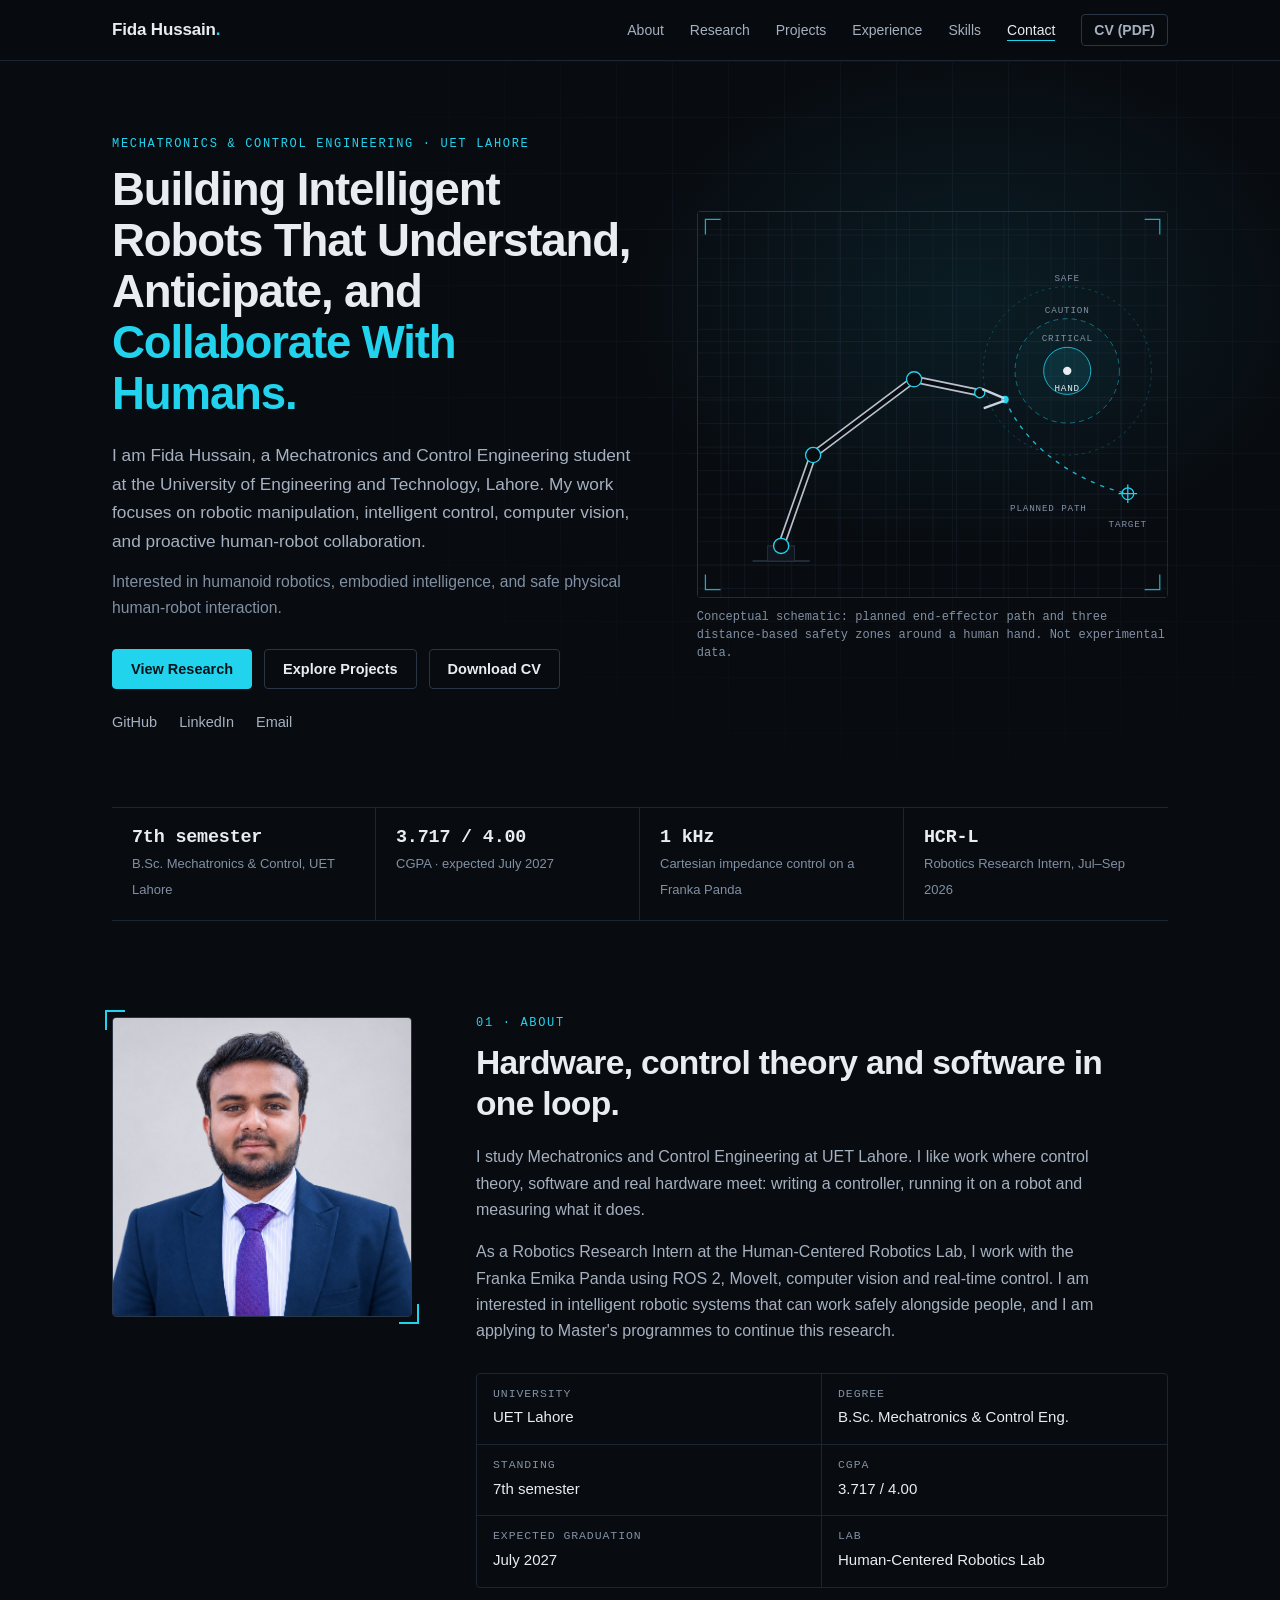
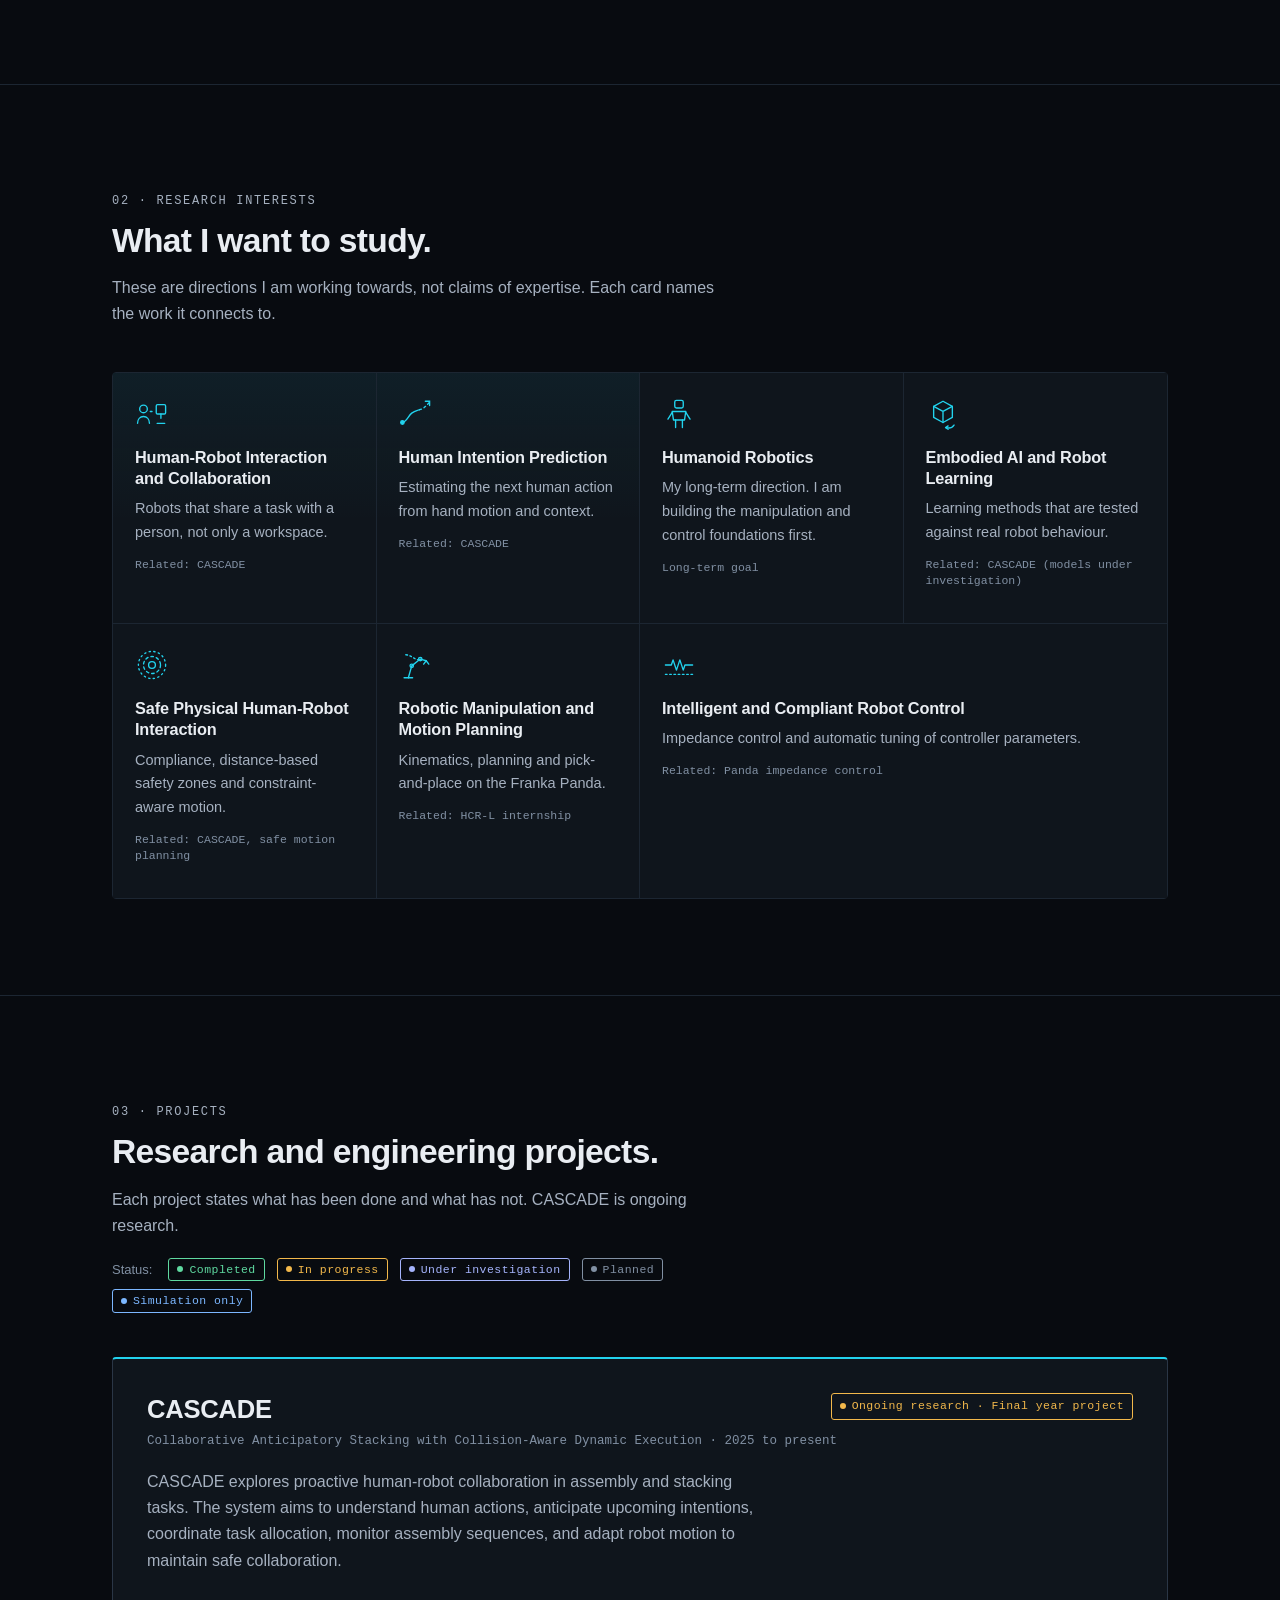
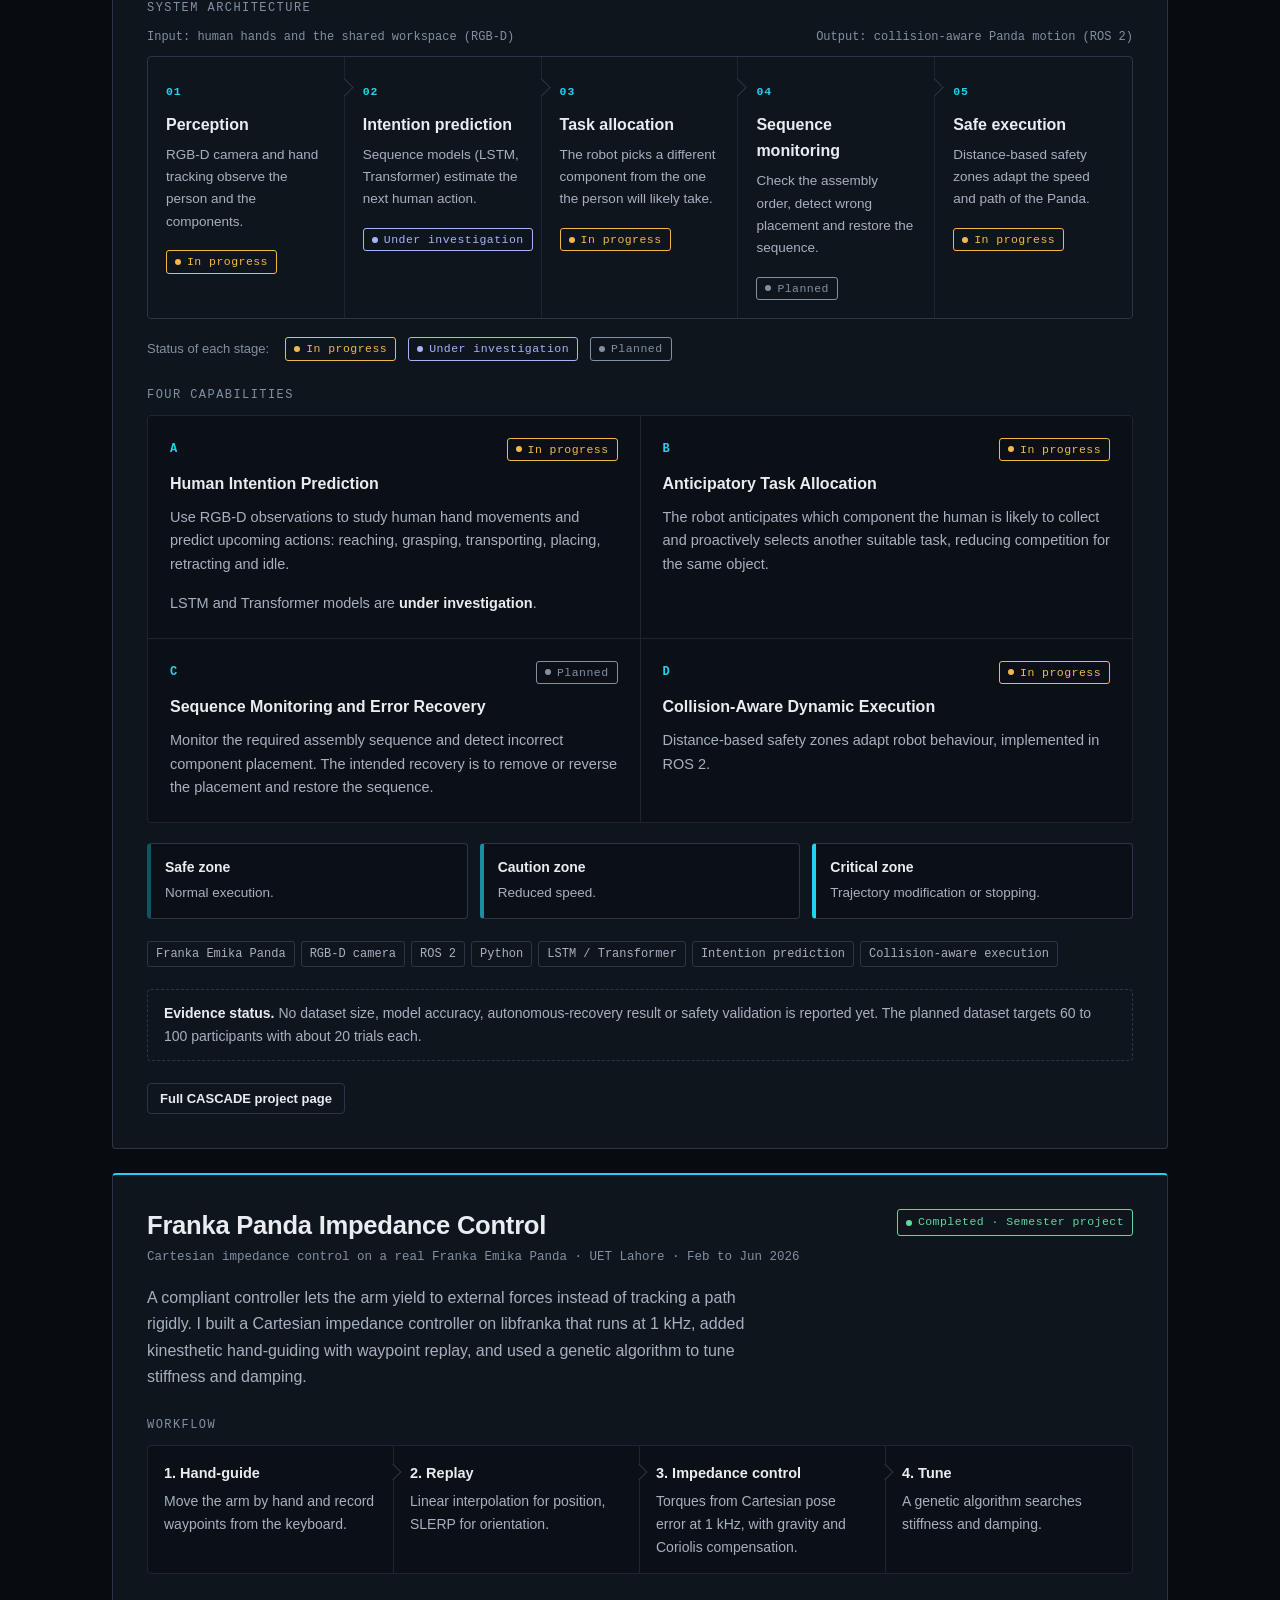
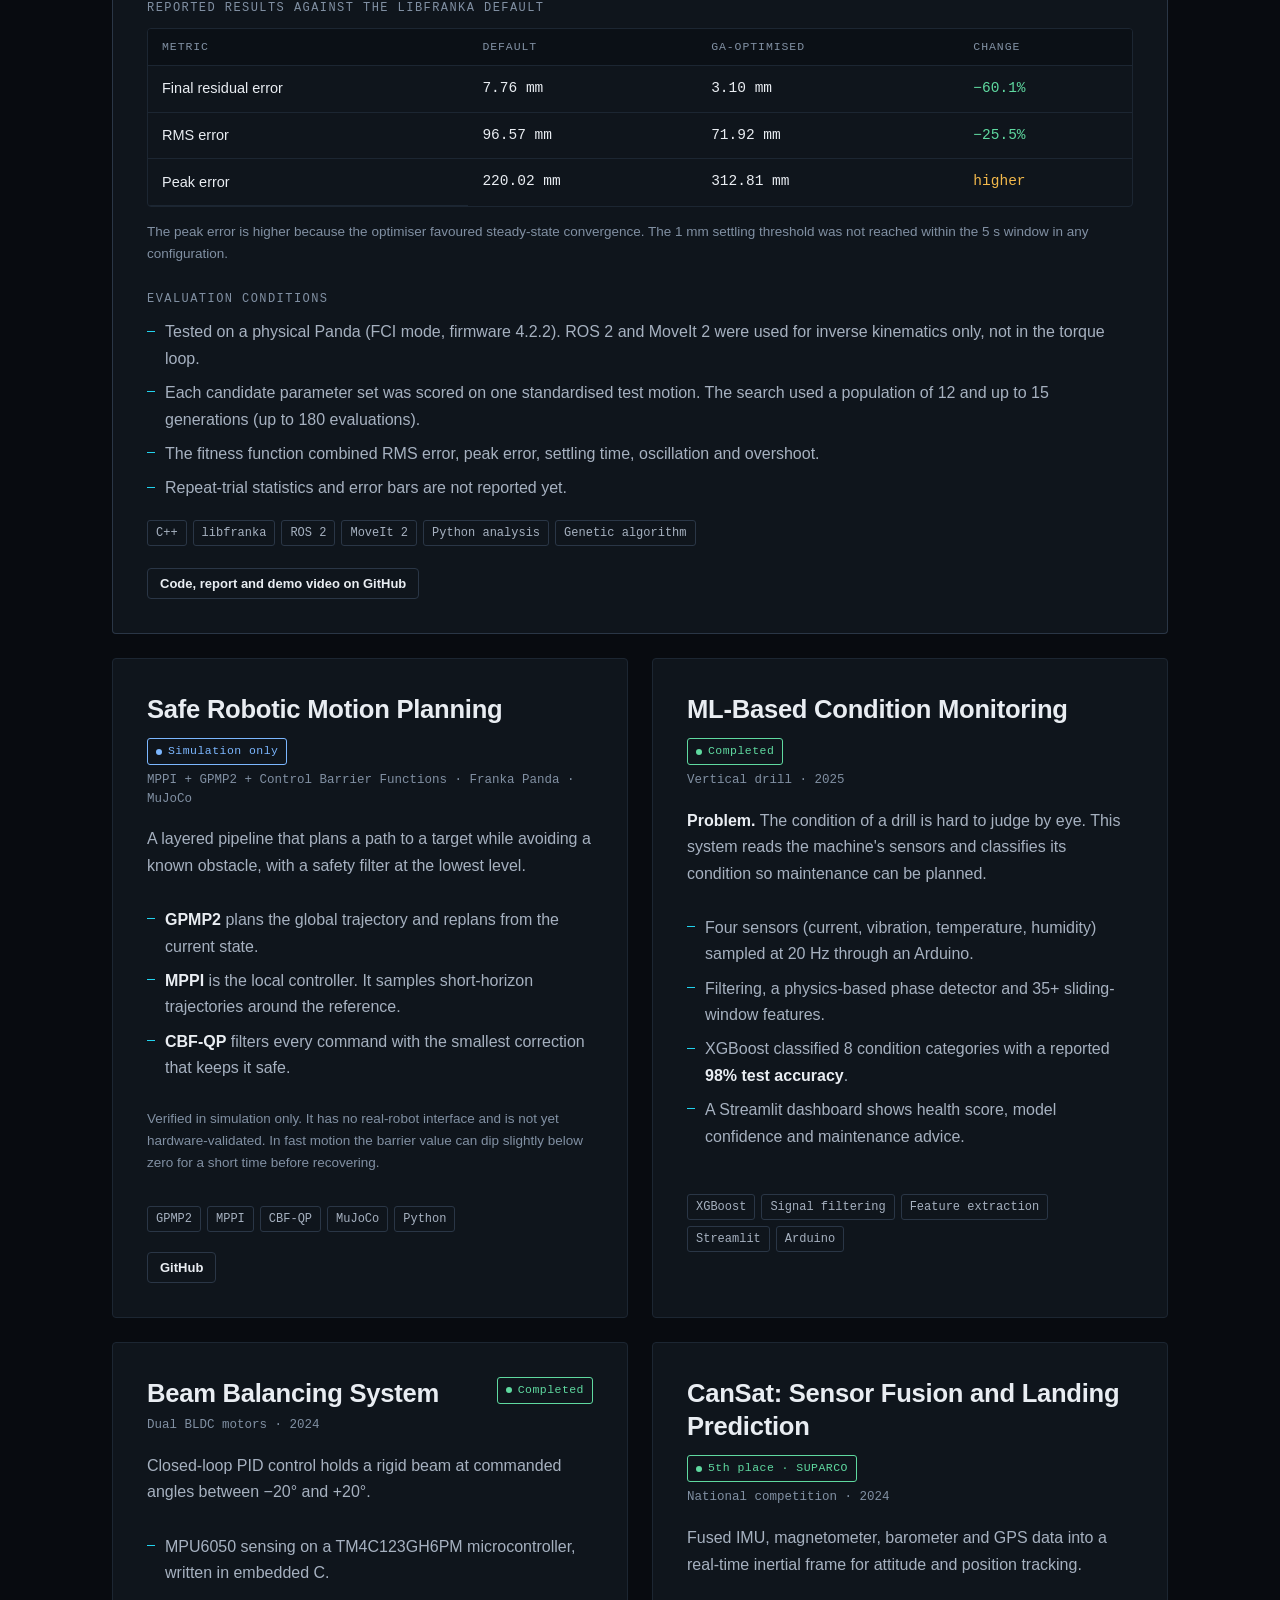
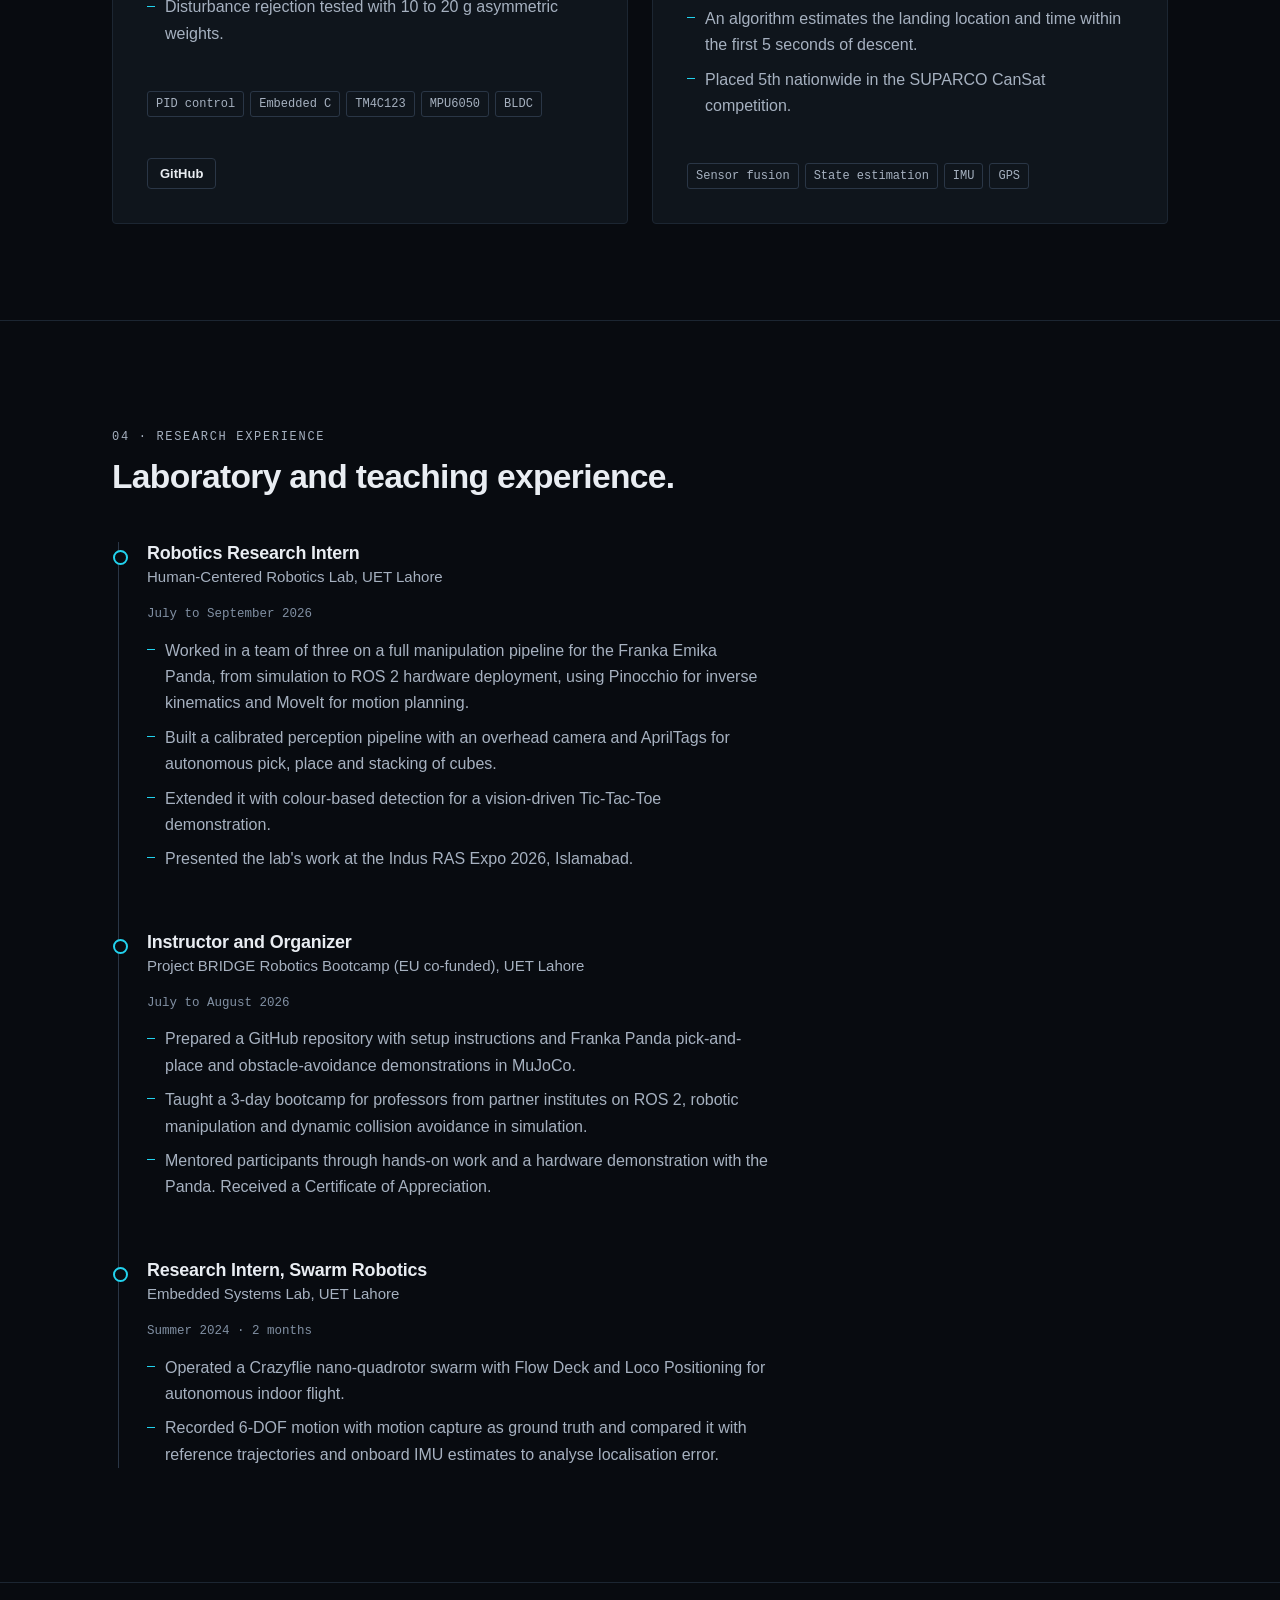
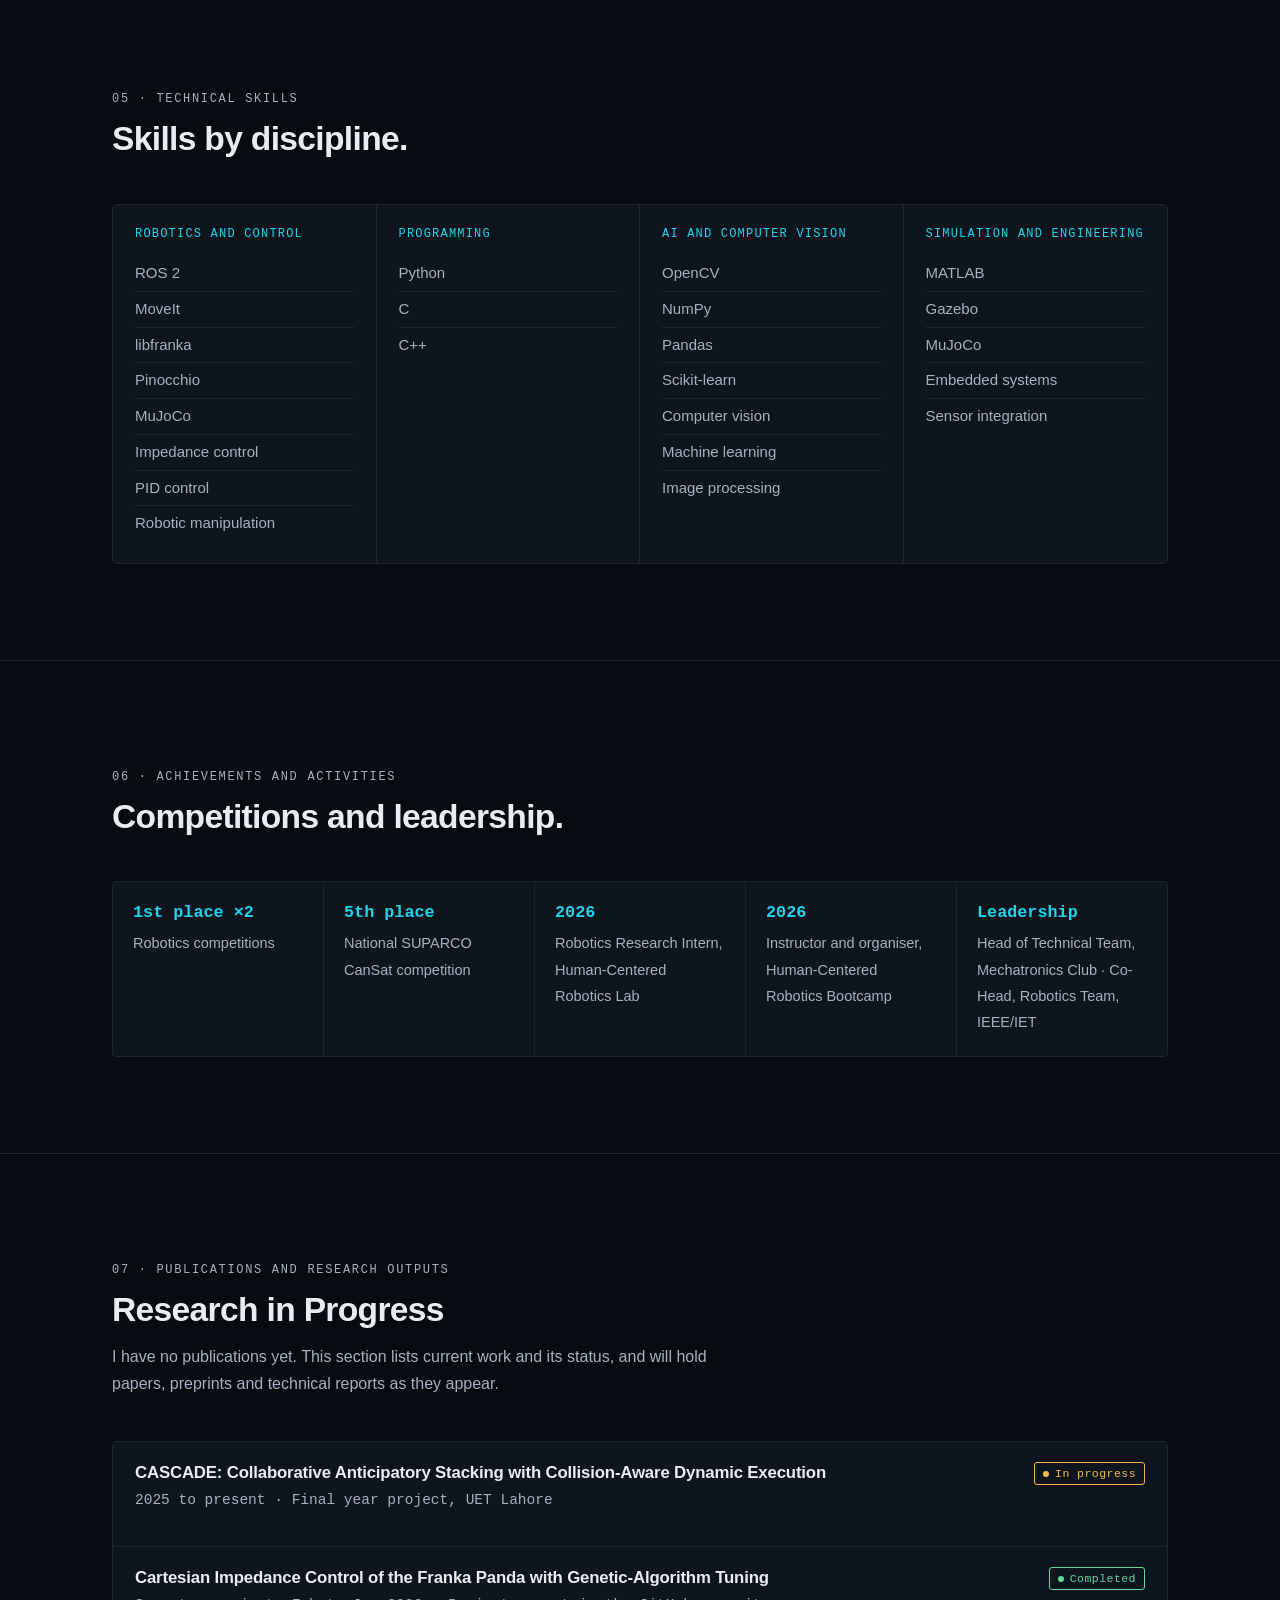
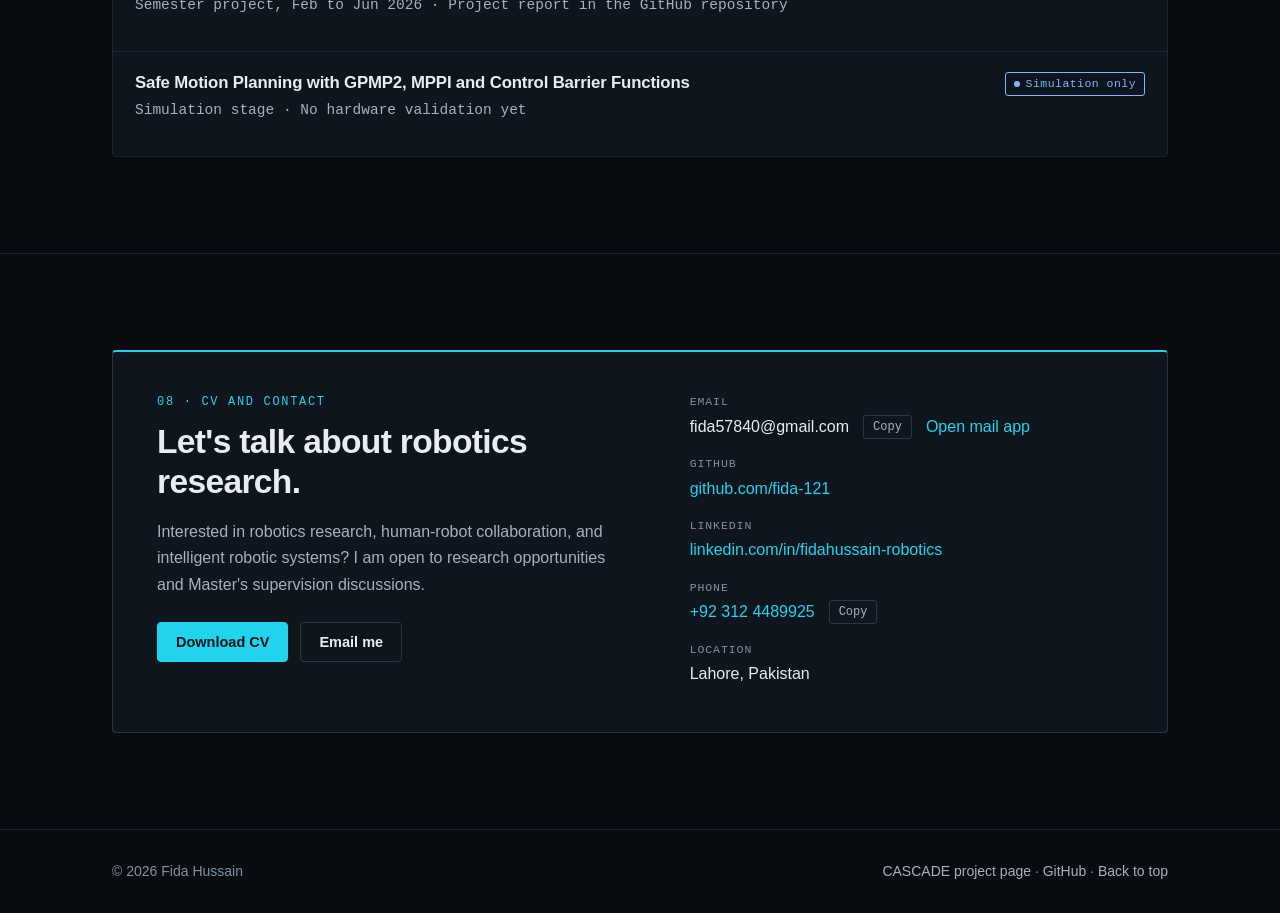
<file: index.html>
<!doctype html>
<html lang="en">
<head>
<meta charset="utf-8">
<meta name="viewport" content="width=device-width, initial-scale=1">
<title>Fida Hussain | Robotics &amp; Control Engineering</title>
<meta name="description" content="Fida Hussain, Mechatronics and Control Engineering student at UET Lahore. Research in human-robot collaboration, robot control and intelligent robotics.">
<meta name="theme-color" content="#080b10">
<meta property="og:title" content="Fida Hussain | Robotics &amp; Control Engineering">
<meta property="og:description" content="Human-robot collaboration, intelligent control and computer vision on the Franka Emika Panda.">
<meta property="og:type" content="website">
<meta property="og:url" content="https://fidahussain.me/">
<meta property="og:image" content="https://fidahussain.me/fida-hussain.jpg">
<meta name="twitter:card" content="summary">
<meta name="twitter:title" content="Fida Hussain | Robotics &amp; Control Engineering">
<meta name="twitter:description" content="Human-robot collaboration, intelligent control and computer vision on the Franka Emika Panda.">
<meta name="twitter:image" content="https://fidahussain.me/fida-hussain.jpg">
<link rel="canonical" href="https://fidahussain.me/">
<link rel="icon" href="/favicon.svg" type="image/svg+xml">
<link rel="icon" href="/favicon.png" type="image/png" sizes="192x192">
<link rel="apple-touch-icon" href="/favicon.png">
<script type="application/ld+json">
{
  "@context": "https://schema.org",
  "@type": "Person",
  "name": "Fida Hussain",
  "url": "https://fidahussain.me/",
  "image": "https://fidahussain.me/fida-hussain.jpg",
  "jobTitle": "Mechatronics and Control Engineering Student",
  "affiliation": {
    "@type": "CollegeOrUniversity",
    "name": "University of Engineering and Technology (UET), Lahore"
  },
  "knowsAbout": [
    "Robotics",
    "Human-Robot Collaboration",
    "Human Intention Prediction",
    "Robot Control",
    "Computer Vision",
    "Machine Learning"
  ],
  "sameAs": [
    "https://github.com/fida-121",
    "https://www.linkedin.com/in/fidahussain-robotics/"
  ]
}
</script>
<script>document.documentElement.classList.add('js');setTimeout(function(){if(!window.__siteReady)document.documentElement.classList.add('no-reveal');},1500);</script>
<link rel="stylesheet" href="styles.css">
</head>
<body>
<a class="skip" href="#main">Skip to content</a>

<header class="site-header">
  <div class="wrap nav">
    <a class="brand" href="#top">Fida Hussain<i>.</i></a>
    <button class="nav-toggle" type="button" aria-expanded="false" aria-controls="nav-links">Menu</button>
    <nav aria-label="Primary">
      <ul class="nav-links" id="nav-links">
        <li><a href="#about">About</a></li>
        <li><a href="#research">Research</a></li>
        <li><a href="#projects">Projects</a></li>
        <li><a href="#experience">Experience</a></li>
        <li><a href="#skills">Skills</a></li>
        <li><a href="#contact">Contact</a></li>
        <li><a class="btn btn-sm" href="Fida_Hussain_CV.pdf">CV (PDF)</a></li>
      </ul>
    </nav>
  </div>
</header>

<main id="main">

<!-- ================= HERO ================= -->
<section class="hero" id="top" aria-labelledby="hero-title">
  <div class="wrap">
    <div class="hero-grid">
      <div>
        <p class="eyebrow">Mechatronics &amp; Control Engineering · UET Lahore</p>
        <h1 id="hero-title">Building Intelligent Robots That Understand, Anticipate, and <span class="hl">Collaborate With Humans.</span></h1>
        <p class="lead">I am Fida Hussain, a Mechatronics and Control Engineering student at the University of Engineering and Technology, Lahore. My work focuses on robotic manipulation, intelligent control, computer vision, and proactive human-robot collaboration.</p>
        <p class="lead secondary">Interested in humanoid robotics, embodied intelligence, and safe physical human-robot interaction.</p>
        <div class="actions">
          <a class="btn btn-primary" href="#cascade">View Research</a>
          <a class="btn" href="#projects">Explore Projects</a>
          <a class="btn" href="Fida_Hussain_CV.pdf">Download CV</a>
        </div>
        <div class="links-row">
          <a href="https://github.com/fida-121" rel="noopener">GitHub</a>
          <a href="https://www.linkedin.com/in/fidahussain-robotics/" rel="noopener">LinkedIn</a>
          <a href="https://mail.google.com/mail/?view=cm&amp;fs=1&amp;to=fida57840@gmail.com" target="_blank" rel="noopener">Email</a>
        </div>
      </div>

      <figure class="hero-visual">
        <svg viewBox="0 0 560 460" role="img" aria-label="Conceptual schematic: a robot arm moving along a planned trajectory around a human hand that is surrounded by three distance-based safety zones.">
          <defs>
            <pattern id="grid" width="28" height="28" patternUnits="userSpaceOnUse"><path d="M28 0H0V28" fill="none" stroke="#1c2632" stroke-width="1"/></pattern>
          </defs>
          <rect x=".5" y=".5" width="559" height="459" fill="url(#grid)" stroke="#2a3646"/>
          <g stroke="#22d3ee" stroke-width="1.5" fill="none" opacity=".8">
            <path d="M10 28V10H28"/><path d="M532 10H550V28"/><path d="M10 432V450H28"/><path d="M550 432V450H532"/>
          </g>

          <!-- safety zones around the human hand -->
          <circle cx="440" cy="190" r="100" fill="none" stroke="#22d3ee" stroke-opacity=".3" stroke-dasharray="3 5"/>
          <circle class="ring-c" cx="440" cy="190" r="62" fill="rgba(34,211,238,.03)" stroke="#22d3ee" stroke-opacity=".55" stroke-dasharray="6 5"/>
          <circle class="ring-c" cx="440" cy="190" r="28" fill="rgba(34,211,238,.10)" stroke="#22d3ee" stroke-opacity=".95"/>
          <circle cx="440" cy="190" r="5" fill="#e9edf2"/>
          <g font-family="ui-monospace,Menlo,Consolas,monospace" font-size="11" fill="#8190a3" text-anchor="middle" letter-spacing="1">
            <text x="440" y="83">SAFE</text>
            <text x="440" y="121">CAUTION</text>
            <text x="440" y="155">CRITICAL</text>
            <text x="440" y="214" fill="#e9edf2">HAND</text>
          </g>

          <!-- planned trajectory -->
          <path class="trail" d="M366 224 C 396 292, 466 326, 512 336" fill="none" stroke="#22d3ee" stroke-width="1.6" stroke-opacity=".85"/>
          <circle class="dot" cx="0" cy="0" r="4.5" fill="#22d3ee"/>
          <g stroke="#22d3ee" stroke-width="1.5" fill="none">
            <circle cx="512" cy="336" r="7"/><path d="M512 325v22M501 336h22"/>
          </g>
          <g font-family="ui-monospace,Menlo,Consolas,monospace" font-size="11" fill="#8190a3" letter-spacing="1">
            <text x="372" y="356">PLANNED PATH</text>
            <text x="512" y="376" text-anchor="middle">TARGET</text>
          </g>

          <!-- robot arm schematic -->
          <path d="M66 416H134" stroke="#2a3646" stroke-width="2"/>
          <rect x="84" y="398" width="32" height="18" fill="#0f151c" stroke="#2a3646"/>
          <polyline points="100,398 138,290 258,200 336,216" fill="none" stroke="#c9d3df" stroke-width="9" stroke-linecap="round" stroke-linejoin="round" opacity=".9"/>
          <polyline points="100,398 138,290 258,200 336,216" fill="none" stroke="#080b10" stroke-width="5" stroke-linecap="round" stroke-linejoin="round"/>
          <g fill="#080b10" stroke="#22d3ee" stroke-width="1.6">
            <circle cx="100" cy="398" r="9"/><circle cx="138" cy="290" r="9"/><circle cx="258" cy="200" r="9"/><circle cx="336" cy="216" r="6"/>
          </g>
          <path d="M340 212L364 222M342 234L364 226" stroke="#c9d3df" stroke-width="3" stroke-linecap="round" fill="none"/>
        </svg>
        <figcaption>Conceptual schematic: planned end-effector path and three distance-based safety zones around a human hand. Not experimental data.</figcaption>
      </figure>
    </div>

    <div class="strip" role="list">
      <div role="listitem"><b>7th semester</b><span>B.Sc. Mechatronics &amp; Control, UET Lahore</span></div>
      <div role="listitem"><b>3.717 / 4.00</b><span>CGPA · expected July 2027</span></div>
      <div role="listitem"><b>1 kHz</b><span>Cartesian impedance control on a Franka Panda</span></div>
      <div role="listitem"><b>HCR-L</b><span>Robotics Research Intern, Jul–Sep 2026</span></div>
    </div>
  </div>
</section>

<!-- ================= ABOUT ================= -->
<section class="section" id="about" aria-labelledby="about-title">
  <div class="wrap about-grid">
    <figure class="portrait reveal">
      <img src="fida-hussain.jpg" width="600" height="600" alt="Portrait of Fida Hussain in a navy suit and purple tie" loading="lazy" decoding="async">
    </figure>
    <div class="reveal">
      <p class="eyebrow">01 · About</p>
      <h2 id="about-title">Hardware, control theory and software in one loop.</h2>
      <div class="prose" style="margin-top:20px">
        <p>I study Mechatronics and Control Engineering at UET Lahore. I like work where control theory, software and real hardware meet: writing a controller, running it on a robot and measuring what it does.</p>
        <p>As a Robotics Research Intern at the Human-Centered Robotics Lab, I work with the Franka Emika Panda using ROS 2, MoveIt, computer vision and real-time control. I am interested in intelligent robotic systems that can work safely alongside people, and I am applying to Master's programmes to continue this research.</p>
      </div>
      <dl class="facts">
        <div><dt>University</dt><dd>UET Lahore</dd></div>
        <div><dt>Degree</dt><dd>B.Sc. Mechatronics &amp; Control Eng.</dd></div>
        <div><dt>Standing</dt><dd>7th semester</dd></div>
        <div><dt>CGPA</dt><dd>3.717 / 4.00</dd></div>
        <div><dt>Expected graduation</dt><dd>July 2027</dd></div>
        <div><dt>Lab</dt><dd>Human-Centered Robotics Lab</dd></div>
      </dl>
    </div>
  </div>
</section>

<!-- ================= RESEARCH INTERESTS ================= -->
<section class="section" id="research" aria-labelledby="research-title">
  <div class="wrap">
    <div class="section-head reveal">
      <p class="eyebrow">02 · Research interests</p>
      <h2 id="research-title">What I want to study.</h2>
      <p>These are directions I am working towards, not claims of expertise. Each card names the work it connects to.</p>
    </div>

    <svg width="0" height="0" style="position:absolute" aria-hidden="true" focusable="false">
      <symbol id="i-hri" viewBox="0 0 40 40"><g fill="none" stroke="currentColor" stroke-width="1.6" stroke-linecap="round"><circle cx="10" cy="14" r="4.5"/><path d="M3 31c0-5 3-8 7-8s7 3 7 8"/><rect x="25" y="9" width="11" height="11" rx="1.5"/><path d="M30.5 20v5M26 31h9"/><path d="M18 17h5" stroke-dasharray="2 3"/></g></symbol>
      <symbol id="i-intent" viewBox="0 0 40 40"><g fill="none" stroke="currentColor" stroke-width="1.6" stroke-linecap="round"><path d="M4 30c5-1 7-8 11-11s7-3 9-4"/><path d="M24 15c3-.5 6-2 12-9" stroke-dasharray="2.5 3.5"/><circle cx="4" cy="30" r="2" fill="currentColor"/><path d="M31 5h5v5"/></g></symbol>
      <symbol id="i-humanoid" viewBox="0 0 40 40"><g fill="none" stroke="currentColor" stroke-width="1.6" stroke-linecap="round" stroke-linejoin="round"><rect x="15" y="4" width="10" height="9" rx="2"/><path d="M12 17h16l-1.5 10h-13z"/><path d="M12 18l-5 8M28 18l5 8"/><path d="M16 27v9M24 27v9"/></g></symbol>
      <symbol id="i-embodied" viewBox="0 0 40 40"><g fill="none" stroke="currentColor" stroke-width="1.6" stroke-linecap="round" stroke-linejoin="round"><path d="M20 5l11 6v13l-11 6-11-6V11z"/><path d="M9 11l11 6 11-6M20 17v13"/><path d="M33 33a8 8 0 0 1-9 3"/><path d="M26 38l-3-2 3-2"/></g></symbol>
      <symbol id="i-safe" viewBox="0 0 40 40"><g fill="none" stroke="currentColor" stroke-width="1.6" stroke-linecap="round"><circle cx="20" cy="20" r="4"/><circle cx="20" cy="20" r="10" stroke-dasharray="3 3.5"/><circle cx="20" cy="20" r="16" stroke-dasharray="1.5 4"/></g></symbol>
      <symbol id="i-manip" viewBox="0 0 40 40"><g fill="none" stroke="currentColor" stroke-width="1.6" stroke-linecap="round" stroke-linejoin="round"><path d="M6 35h10"/><path d="M11 35l4-14 10-8 7 2"/><circle cx="15" cy="21" r="2"/><circle cx="25" cy="13" r="2"/><path d="M32 15l3 4M32 15l-3 4"/><path d="M8 8c6 0 10 6 16 6" stroke-dasharray="2 3"/></g></symbol>
      <symbol id="i-control" viewBox="0 0 40 40"><g fill="none" stroke="currentColor" stroke-width="1.6" stroke-linecap="round" stroke-linejoin="round"><path d="M4 20h7l2-6 4 12 4-12 4 12 2-6h9"/><path d="M4 31h32" stroke-dasharray="2 3"/></g></symbol>
    </svg>

    <div class="interests reveal">
      <article class="interest interest--lead">
        <svg aria-hidden="true"><use href="#i-hri"/></svg>
        <h3>Human-Robot Interaction and Collaboration</h3>
        <p>Robots that share a task with a person, not only a workspace.</p>
        <p class="rel">Related: CASCADE</p>
      </article>
      <article class="interest interest--lead">
        <svg aria-hidden="true"><use href="#i-intent"/></svg>
        <h3>Human Intention Prediction</h3>
        <p>Estimating the next human action from hand motion and context.</p>
        <p class="rel">Related: CASCADE</p>
      </article>
      <article class="interest">
        <svg aria-hidden="true"><use href="#i-humanoid"/></svg>
        <h3>Humanoid Robotics</h3>
        <p>My long-term direction. I am building the manipulation and control foundations first.</p>
        <p class="rel">Long-term goal</p>
      </article>
      <article class="interest">
        <svg aria-hidden="true"><use href="#i-embodied"/></svg>
        <h3>Embodied AI and Robot Learning</h3>
        <p>Learning methods that are tested against real robot behaviour.</p>
        <p class="rel">Related: CASCADE (models under investigation)</p>
      </article>
      <article class="interest">
        <svg aria-hidden="true"><use href="#i-safe"/></svg>
        <h3>Safe Physical Human-Robot Interaction</h3>
        <p>Compliance, distance-based safety zones and constraint-aware motion.</p>
        <p class="rel">Related: CASCADE, safe motion planning</p>
      </article>
      <article class="interest">
        <svg aria-hidden="true"><use href="#i-manip"/></svg>
        <h3>Robotic Manipulation and Motion Planning</h3>
        <p>Kinematics, planning and pick-and-place on the Franka Panda.</p>
        <p class="rel">Related: HCR-L internship</p>
      </article>
      <article class="interest">
        <svg aria-hidden="true"><use href="#i-control"/></svg>
        <h3>Intelligent and Compliant Robot Control</h3>
        <p>Impedance control and automatic tuning of controller parameters.</p>
        <p class="rel">Related: Panda impedance control</p>
      </article>
    </div>
  </div>
</section>

<!-- ================= PROJECTS ================= -->
<section class="section" id="projects" aria-labelledby="projects-title">
  <div class="wrap">
    <div class="section-head reveal">
      <p class="eyebrow">03 · Projects</p>
      <h2 id="projects-title">Research and engineering projects.</h2>
      <p>Each project states what has been done and what has not. CASCADE is ongoing research.</p>
      <div class="legend" aria-label="Status legend">
        <small>Status:</small>
        <span class="chip chip--done">Completed</span>
        <span class="chip chip--progress">In progress</span>
        <span class="chip chip--invest">Under investigation</span>
        <span class="chip chip--planned">Planned</span>
        <span class="chip chip--sim">Simulation only</span>
      </div>
    </div>

    <div class="stack">

      <!-- CASCADE -->
      <article class="card card--lead reveal" id="cascade">
        <div class="card-head">
          <h3>CASCADE</h3>
          <span class="chip chip--progress">Ongoing research · Final year project</span>
        </div>
        <p class="meta">Collaborative Anticipatory Stacking with Collision-Aware Dynamic Execution · 2025 to present</p>
        <div class="prose">
          <p>CASCADE explores proactive human-robot collaboration in assembly and stacking tasks. The system aims to understand human actions, anticipate upcoming intentions, coordinate task allocation, monitor assembly sequences, and adapt robot motion to maintain safe collaboration.</p>
        </div>

        <p class="sub-label">System architecture</p>
        <div class="pipe-ends" aria-hidden="true">
  <span>Input: human hands and the shared workspace (RGB-D)</span>
  <span>Output: collision-aware Panda motion (ROS 2)</span>
</div>
<ol class="pipeline" aria-label="CASCADE system architecture, five stages">
  <li class="stage">
    <span class="n">01</span>
    <h4>Perception</h4>
    <p>RGB-D camera and hand tracking observe the person and the components.</p>
    <span class="chip chip--progress">In progress</span>
  </li>
  <li class="stage">
    <span class="n">02</span>
    <h4>Intention prediction</h4>
    <p>Sequence models (LSTM, Transformer) estimate the next human action.</p>
    <span class="chip chip--invest">Under investigation</span>
  </li>
  <li class="stage">
    <span class="n">03</span>
    <h4>Task allocation</h4>
    <p>The robot picks a different component from the one the person will likely take.</p>
    <span class="chip chip--progress">In progress</span>
  </li>
  <li class="stage">
    <span class="n">04</span>
    <h4>Sequence monitoring</h4>
    <p>Check the assembly order, detect wrong placement and restore the sequence.</p>
    <span class="chip chip--planned">Planned</span>
  </li>
  <li class="stage">
    <span class="n">05</span>
    <h4>Safe execution</h4>
    <p>Distance-based safety zones adapt the speed and path of the Panda.</p>
    <span class="chip chip--progress">In progress</span>
  </li>
</ol>

        <div class="legend"><small>Status of each stage:</small>
          <span class="chip chip--progress">In progress</span>
          <span class="chip chip--invest">Under investigation</span>
          <span class="chip chip--planned">Planned</span>
        </div>

        <p class="sub-label">Four capabilities</p>
        <div class="caps">
          <div class="cap">
            <div class="cap-top"><span class="letter">A</span><span class="chip chip--progress">In progress</span></div>
            <h4>Human Intention Prediction</h4>
            <p>Use RGB-D observations to study human hand movements and predict upcoming actions: reaching, grasping, transporting, placing, retracting and idle.</p>
            <p>LSTM and Transformer models are <b>under investigation</b>.</p>
          </div>
          <div class="cap">
            <div class="cap-top"><span class="letter">B</span><span class="chip chip--progress">In progress</span></div>
            <h4>Anticipatory Task Allocation</h4>
            <p>The robot anticipates which component the human is likely to collect and proactively selects another suitable task, reducing competition for the same object.</p>
          </div>
          <div class="cap">
            <div class="cap-top"><span class="letter">C</span><span class="chip chip--planned">Planned</span></div>
            <h4>Sequence Monitoring and Error Recovery</h4>
            <p>Monitor the required assembly sequence and detect incorrect component placement. The intended recovery is to remove or reverse the placement and restore the sequence.</p>
          </div>
          <div class="cap">
            <div class="cap-top"><span class="letter">D</span><span class="chip chip--progress">In progress</span></div>
            <h4>Collision-Aware Dynamic Execution</h4>
            <p>Distance-based safety zones adapt robot behaviour, implemented in ROS 2.</p>
          </div>
        </div>
        <div class="zones">
          <div class="zone z1"><b>Safe zone</b><span>Normal execution.</span></div>
          <div class="zone z2"><b>Caution zone</b><span>Reduced speed.</span></div>
          <div class="zone z3"><b>Critical zone</b><span>Trajectory modification or stopping.</span></div>
        </div>

        <ul class="tags" style="margin-top:22px" aria-label="Technical platform">
          <li>Franka Emika Panda</li><li>RGB-D camera</li><li>ROS 2</li><li>Python</li><li>LSTM / Transformer</li><li>Intention prediction</li><li>Collision-aware execution</li>
        </ul>
        <p class="note"><b>Evidence status.</b> No dataset size, model accuracy, autonomous-recovery result or safety validation is reported yet. The planned dataset targets 60 to 100 participants with about 20 trials each.</p>
        <div class="card-foot"><a class="btn btn-sm" href="cascade.html">Full CASCADE project page</a></div>
      </article>

      <!-- Impedance control -->
      <article class="card card--lead reveal" id="impedance">
        <div class="card-head">
          <h3>Franka Panda Impedance Control</h3>
          <span class="chip chip--done">Completed · Semester project</span>
        </div>
        <p class="meta">Cartesian impedance control on a real Franka Emika Panda · UET Lahore · Feb to Jun 2026</p>
        <div class="prose">
          <p>A compliant controller lets the arm yield to external forces instead of tracking a path rigidly. I built a Cartesian impedance controller on libfranka that runs at 1 kHz, added kinesthetic hand-guiding with waypoint replay, and used a genetic algorithm to tune stiffness and damping.</p>
        </div>

        <p class="sub-label">Workflow</p>
        <ol class="flow">
          <li><b>1. Hand-guide</b>Move the arm by hand and record waypoints from the keyboard.</li>
          <li><b>2. Replay</b>Linear interpolation for position, SLERP for orientation.</li>
          <li><b>3. Impedance control</b>Torques from Cartesian pose error at 1 kHz, with gravity and Coriolis compensation.</li>
          <li><b>4. Tune</b>A genetic algorithm searches stiffness and damping.</li>
        </ol>

        <p class="sub-label">Reported results against the libfranka default</p>
        <div class="table-wrap">
          <table class="data">
            <thead><tr><th scope="col">Metric</th><th scope="col">Default</th><th scope="col">GA-optimised</th><th scope="col">Change</th></tr></thead>
            <tbody>
              <tr><th scope="row">Final residual error</th><td class="num">7.76 mm</td><td class="num">3.10 mm</td><td class="num good">−60.1%</td></tr>
              <tr><th scope="row">RMS error</th><td class="num">96.57 mm</td><td class="num">71.92 mm</td><td class="num good">−25.5%</td></tr>
              <tr><th scope="row">Peak error</th><td class="num">220.02 mm</td><td class="num">312.81 mm</td><td class="num warn">higher</td></tr>
            </tbody>
          </table>
        </div>
        <p class="caption">The peak error is higher because the optimiser favoured steady-state convergence. The 1 mm settling threshold was not reached within the 5 s window in any configuration.</p>

        <p class="sub-label">Evaluation conditions</p>
        <ul class="bullets">
          <li>Tested on a physical Panda (FCI mode, firmware 4.2.2). ROS 2 and MoveIt 2 were used for inverse kinematics only, not in the torque loop.</li>
          <li>Each candidate parameter set was scored on one standardised test motion. The search used a population of 12 and up to 15 generations (up to 180 evaluations).</li>
          <li>The fitness function combined RMS error, peak error, settling time, oscillation and overshoot.</li>
          <li>Repeat-trial statistics and error bars are not reported yet.</li>
        </ul>
        <ul class="tags" aria-label="Technologies">
          <li>C++</li><li>libfranka</li><li>ROS 2</li><li>MoveIt 2</li><li>Python analysis</li><li>Genetic algorithm</li>
        </ul>
        <div class="card-foot">
          <a class="btn btn-sm" href="https://github.com/fida-121/panda_impedance_control" rel="noopener">Code, report and demo video on GitHub</a>
        </div>
      </article>
    </div>

    <div class="proj-grid">

      <article class="card reveal" id="safe-planning">
        <div class="card-head">
          <h3>Safe Robotic Motion Planning</h3>
          <span class="chip chip--sim">Simulation only</span>
        </div>
        <p class="meta">MPPI + GPMP2 + Control Barrier Functions · Franka Panda · MuJoCo</p>
        <p class="muted">A layered pipeline that plans a path to a target while avoiding a known obstacle, with a safety filter at the lowest level.</p>
        <ul class="bullets">
          <li><b>GPMP2</b> plans the global trajectory and replans from the current state.</li>
          <li><b>MPPI</b> is the local controller. It samples short-horizon trajectories around the reference.</li>
          <li><b>CBF-QP</b> filters every command with the smallest correction that keeps it safe.</li>
        </ul>
        <p class="caption">Verified in simulation only. It has no real-robot interface and is not yet hardware-validated. In fast motion the barrier value can dip slightly below zero for a short time before recovering.</p>
        <ul class="tags"><li>GPMP2</li><li>MPPI</li><li>CBF-QP</li><li>MuJoCo</li><li>Python</li></ul>
        <div class="card-foot"><a class="btn btn-sm" href="https://github.com/fida-121/mppi-arm-gpmp2-cbf-hw" rel="noopener">GitHub</a></div>
      </article>

      <article class="card reveal" id="condition-monitoring">
        <div class="card-head">
          <h3>ML-Based Condition Monitoring</h3>
          <span class="chip chip--done">Completed</span>
        </div>
        <p class="meta">Vertical drill · 2025</p>
        <p class="muted"><b>Problem.</b> The condition of a drill is hard to judge by eye. This system reads the machine's sensors and classifies its condition so maintenance can be planned.</p>
        <ul class="bullets">
          <li>Four sensors (current, vibration, temperature, humidity) sampled at 20 Hz through an Arduino.</li>
          <li>Filtering, a physics-based phase detector and 35+ sliding-window features.</li>
          <li>XGBoost classified 8 condition categories with a reported <b>98% test accuracy</b>.</li>
          <li>A Streamlit dashboard shows health score, model confidence and maintenance advice.</li>
        </ul>
        <ul class="tags"><li>XGBoost</li><li>Signal filtering</li><li>Feature extraction</li><li>Streamlit</li><li>Arduino</li></ul>
      </article>

      <article class="card reveal" id="beam-balance">
        <div class="card-head">
          <h3>Beam Balancing System</h3>
          <span class="chip chip--done">Completed</span>
        </div>
        <p class="meta">Dual BLDC motors · 2024</p>
        <p class="muted">Closed-loop PID control holds a rigid beam at commanded angles between −20° and +20°.</p>
        <ul class="bullets">
          <li>MPU6050 sensing on a TM4C123GH6PM microcontroller, written in embedded C.</li>
          <li>Disturbance rejection tested with 10 to 20 g asymmetric weights.</li>
        </ul>
        <ul class="tags"><li>PID control</li><li>Embedded C</li><li>TM4C123</li><li>MPU6050</li><li>BLDC</li></ul>
        <div class="card-foot"><a class="btn btn-sm" href="https://github.com/fida-121/beam-balance-BLDC-PID" rel="noopener">GitHub</a></div>
      </article>

      <article class="card reveal" id="cansat">
        <div class="card-head">
          <h3>CanSat: Sensor Fusion and Landing Prediction</h3>
          <span class="chip chip--done">5th place · SUPARCO</span>
        </div>
        <p class="meta">National competition · 2024</p>
        <p class="muted">Fused IMU, magnetometer, barometer and GPS data into a real-time inertial frame for attitude and position tracking.</p>
        <ul class="bullets">
          <li>An algorithm estimates the landing location and time within the first 5 seconds of descent.</li>
          <li>Placed 5th nationwide in the SUPARCO CanSat competition.</li>
        </ul>
        <ul class="tags"><li>Sensor fusion</li><li>State estimation</li><li>IMU</li><li>GPS</li></ul>
      </article>
    </div>
  </div>
</section>

<!-- ================= EXPERIENCE ================= -->
<section class="section" id="experience" aria-labelledby="experience-title">
  <div class="wrap">
    <div class="section-head reveal">
      <p class="eyebrow">04 · Research experience</p>
      <h2 id="experience-title">Laboratory and teaching experience.</h2>
    </div>
    <div class="timeline">
      <article class="t-item reveal">
        <h3>Robotics Research Intern</h3>
        <p class="org">Human-Centered Robotics Lab, UET Lahore</p>
        <p class="meta">July to September 2026</p>
        <ul class="bullets prose">
          <li>Worked in a team of three on a full manipulation pipeline for the Franka Emika Panda, from simulation to ROS 2 hardware deployment, using Pinocchio for inverse kinematics and MoveIt for motion planning.</li>
          <li>Built a calibrated perception pipeline with an overhead camera and AprilTags for autonomous pick, place and stacking of cubes.</li>
          <li>Extended it with colour-based detection for a vision-driven Tic-Tac-Toe demonstration.</li>
          <li>Presented the lab's work at the Indus RAS Expo 2026, Islamabad.</li>
        </ul>
      </article>
      <article class="t-item reveal">
        <h3>Instructor and Organizer</h3>
        <p class="org">Project BRIDGE Robotics Bootcamp (EU co-funded), UET Lahore</p>
        <p class="meta">July to August 2026</p>
        <ul class="bullets prose">
          <li>Prepared a GitHub repository with setup instructions and Franka Panda pick-and-place and obstacle-avoidance demonstrations in MuJoCo.</li>
          <li>Taught a 3-day bootcamp for professors from partner institutes on ROS 2, robotic manipulation and dynamic collision avoidance in simulation.</li>
          <li>Mentored participants through hands-on work and a hardware demonstration with the Panda. Received a Certificate of Appreciation.</li>
        </ul>
      </article>
      <article class="t-item reveal">
        <h3>Research Intern, Swarm Robotics</h3>
        <p class="org">Embedded Systems Lab, UET Lahore</p>
        <p class="meta">Summer 2024 · 2 months</p>
        <ul class="bullets prose">
          <li>Operated a Crazyflie nano-quadrotor swarm with Flow Deck and Loco Positioning for autonomous indoor flight.</li>
          <li>Recorded 6-DOF motion with motion capture as ground truth and compared it with reference trajectories and onboard IMU estimates to analyse localisation error.</li>
        </ul>
      </article>
    </div>
  </div>
</section>

<!-- ================= SKILLS ================= -->
<section class="section" id="skills" aria-labelledby="skills-title">
  <div class="wrap">
    <div class="section-head reveal">
      <p class="eyebrow">05 · Technical skills</p>
      <h2 id="skills-title">Skills by discipline.</h2>
    </div>
    <div class="skills reveal">
      <div class="skill"><h3>Robotics and Control</h3><ul>
        <li>ROS 2</li><li>MoveIt</li><li>libfranka</li><li>Pinocchio</li><li>MuJoCo</li><li>Impedance control</li><li>PID control</li><li>Robotic manipulation</li></ul></div>
      <div class="skill"><h3>Programming</h3><ul>
        <li>Python</li><li>C</li><li>C++</li></ul></div>
      <div class="skill"><h3>AI and Computer Vision</h3><ul>
        <li>OpenCV</li><li>NumPy</li><li>Pandas</li><li>Scikit-learn</li><li>Computer vision</li><li>Machine learning</li><li>Image processing</li></ul></div>
      <div class="skill"><h3>Simulation and Engineering</h3><ul>
        <li>MATLAB</li><li>Gazebo</li><li>MuJoCo</li><li>Embedded systems</li><li>Sensor integration</li></ul></div>
    </div>
  </div>
</section>

<!-- ================= ACHIEVEMENTS ================= -->
<section class="section" id="achievements" aria-labelledby="ach-title">
  <div class="wrap">
    <div class="section-head reveal">
      <p class="eyebrow">06 · Achievements and activities</p>
      <h2 id="ach-title">Competitions and leadership.</h2>
    </div>
    <ul class="ach reveal">
      <li><b>1st place ×2</b><span>Robotics competitions</span></li>
      <li><b>5th place</b><span>National SUPARCO CanSat competition</span></li>
      <li><b>2026</b><span>Robotics Research Intern, Human-Centered Robotics Lab</span></li>
      <li><b>2026</b><span>Instructor and organiser, Human-Centered Robotics Bootcamp</span></li>
      <li><b>Leadership</b><span>Head of Technical Team, Mechatronics Club · Co-Head, Robotics Team, IEEE/IET</span></li>
    </ul>
  </div>
</section>

<!-- ================= RESEARCH OUTPUT ================= -->
<section class="section" id="outputs" aria-labelledby="outputs-title">
  <div class="wrap">
    <div class="section-head reveal">
      <p class="eyebrow">07 · Publications and research outputs</p>
      <h2 id="outputs-title">Research in Progress</h2>
      <p>I have no publications yet. This section lists current work and its status, and will hold papers, preprints and technical reports as they appear.</p>
    </div>
    <ul class="pubs reveal">
      <li class="pub">
        <h3>CASCADE: Collaborative Anticipatory Stacking with Collision-Aware Dynamic Execution</h3>
        <p class="meta">2025 to present · Final year project, UET Lahore</p>
        <span class="chip chip--progress">In progress</span>
      </li>
      <li class="pub">
        <h3>Cartesian Impedance Control of the Franka Panda with Genetic-Algorithm Tuning</h3>
        <p class="meta">Semester project, Feb to Jun 2026 · Project report in the GitHub repository</p>
        <span class="chip chip--done">Completed</span>
      </li>
      <li class="pub">
        <h3>Safe Motion Planning with GPMP2, MPPI and Control Barrier Functions</h3>
        <p class="meta">Simulation stage · No hardware validation yet</p>
        <span class="chip chip--sim">Simulation only</span>
      </li>
      <!--
        To add a publication later, copy this block above the entries and fill it in:
        <li class="pub">
          <h3>Paper title</h3>
          <p class="meta">Authors · Venue · Year · <a href="URL">PDF</a> · <a href="URL">Code</a></p>
          <span class="chip chip--done">Published</span>
        </li>
      -->
    </ul>
  </div>
</section>

<!-- ================= CONTACT ================= -->
<section class="section" id="contact" aria-labelledby="contact-title">
  <div class="wrap">
    <div class="contact-card reveal">
      <div>
        <p class="eyebrow">08 · CV and contact</p>
        <h2 id="contact-title">Let's talk about robotics research.</h2>
        <p class="muted" style="margin-top:16px">Interested in robotics research, human-robot collaboration, and intelligent robotic systems? I am open to research opportunities and Master's supervision discussions.</p>
        <div class="actions" style="margin-top:24px">
          <a class="btn btn-primary" href="Fida_Hussain_CV.pdf">Download CV</a>
          <a class="btn" href="https://mail.google.com/mail/?view=cm&amp;fs=1&amp;to=fida57840@gmail.com" target="_blank" rel="noopener">Email me</a>
        </div>
      </div>
      <dl class="contact-list">
        <dt>Email</dt>
        <dd><span>fida57840@gmail.com</span>
          <button class="copy" type="button" data-copy="fida57840@gmail.com">Copy</button>
          <a href="mailto:fida57840@gmail.com">Open mail app</a></dd>
        <dt>GitHub</dt>
        <dd><a href="https://github.com/fida-121" rel="noopener">github.com/fida-121</a></dd>
        <dt>LinkedIn</dt>
        <dd><a href="https://www.linkedin.com/in/fidahussain-robotics/" rel="noopener">linkedin.com/in/fidahussain-robotics</a></dd>
        <dt>Phone</dt>
        <dd><a href="tel:+923124489925">+92 312 4489925</a>
          <button class="copy" type="button" data-copy="+92 312 4489925">Copy</button></dd>
        <dt>Location</dt>
        <dd>Lahore, Pakistan</dd>
      </dl>
    </div>
  </div>
</section>

</main>

<footer class="site-footer">
  <div class="wrap">
    <span>© <span id="yr">2026</span> Fida Hussain</span>
    <span><a href="cascade.html">CASCADE project page</a> · <a href="https://github.com/fida-121" rel="noopener">GitHub</a> · <a href="#top">Back to top</a></span>
  </div>
</footer>

<script src="main.js" defer></script>
</body>
</html>
</file>
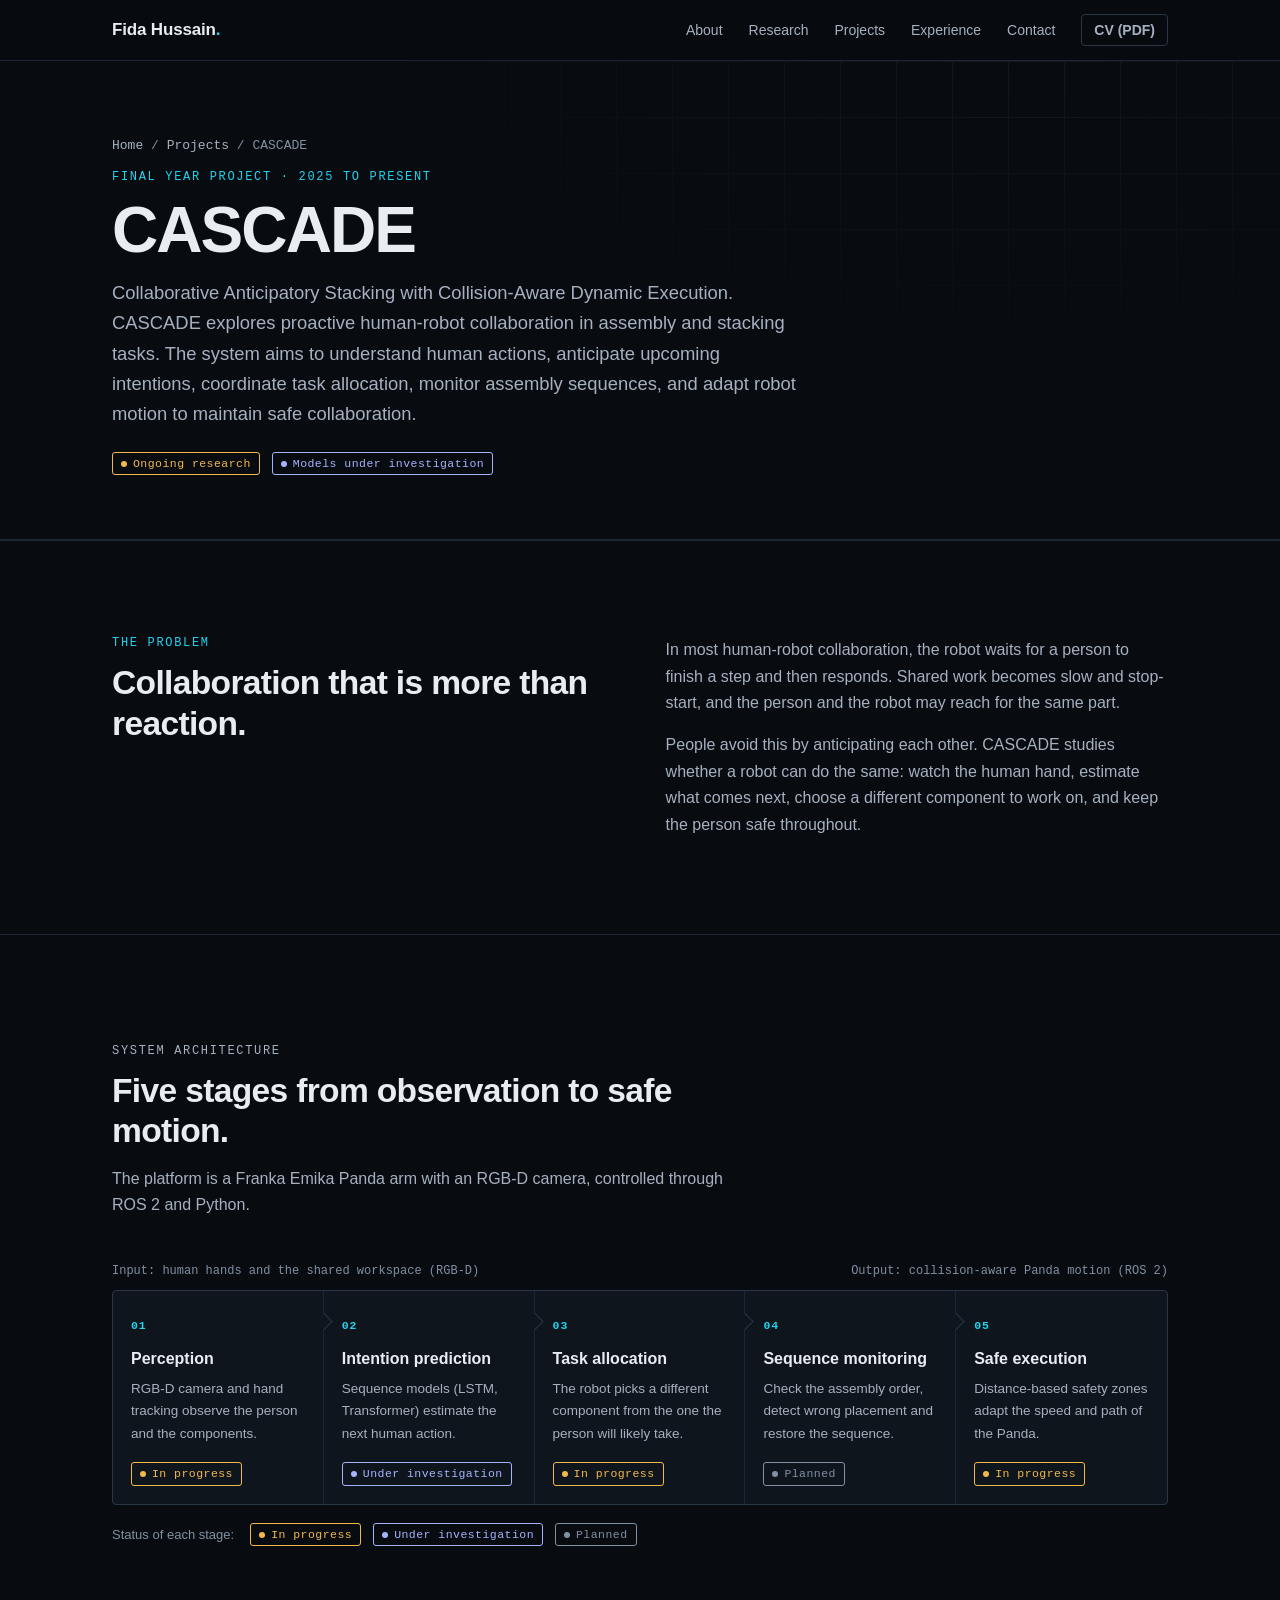
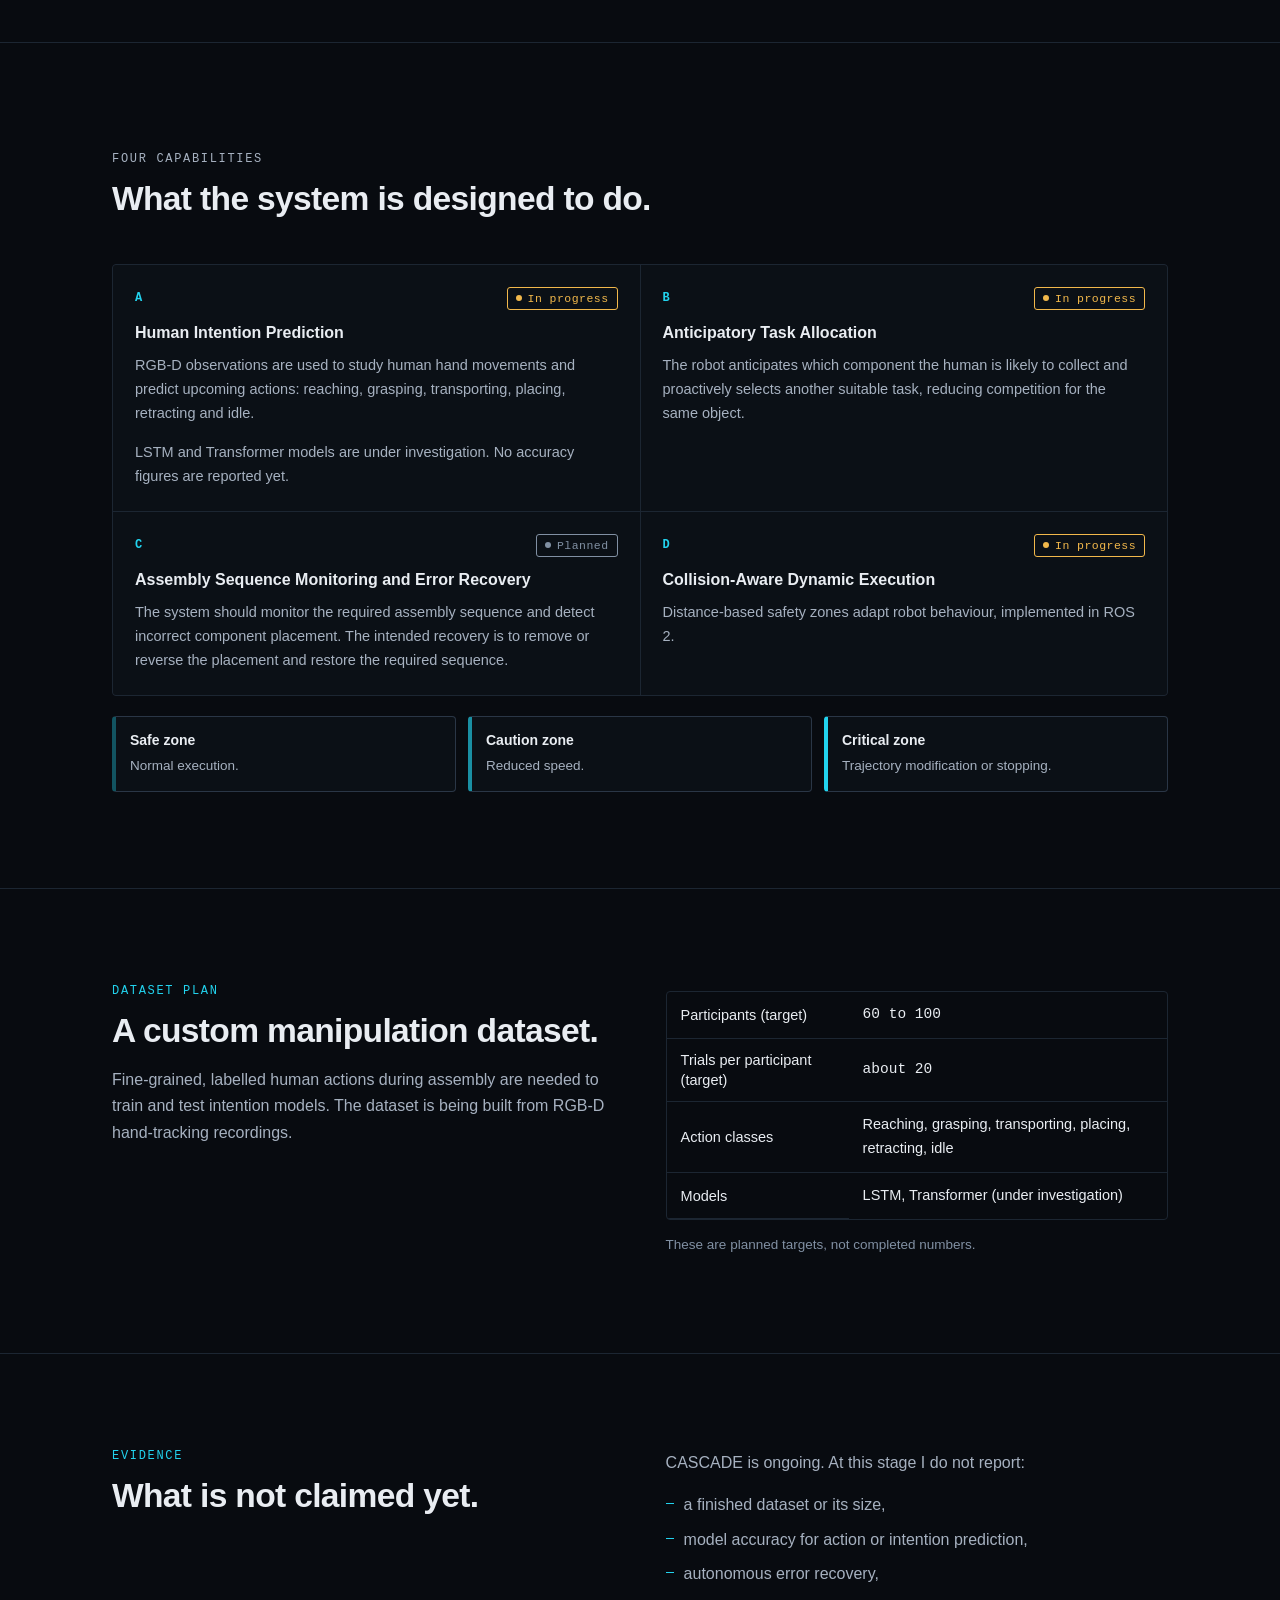
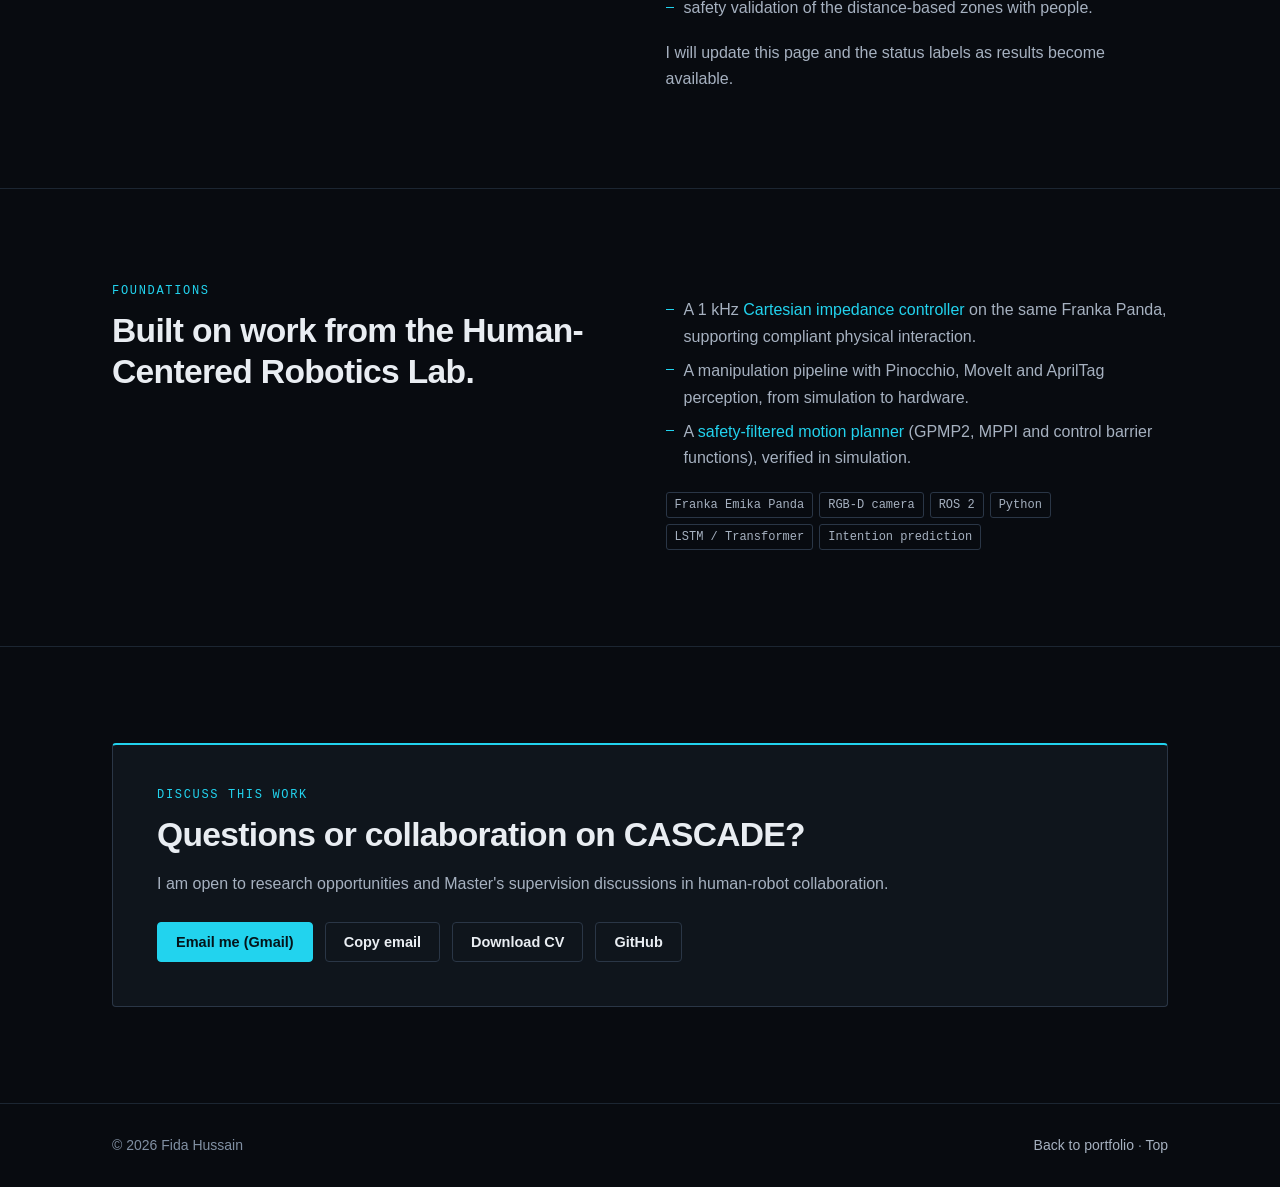
<file: cascade.html>
<!doctype html>
<html lang="en">
<head>
<meta charset="utf-8">
<meta name="viewport" content="width=device-width, initial-scale=1">
<title>CASCADE: Proactive Human-Robot Collaboration | Fida Hussain</title>
<meta name="description" content="CASCADE: Fida Hussain's final year project on a Franka Panda robot that predicts human actions and works safely alongside people in shared assembly.">
<meta name="theme-color" content="#080b10">
<meta property="og:title" content="CASCADE: Proactive Human-Robot Collaboration | Fida Hussain">
<meta property="og:description" content="Human intention prediction, anticipatory task allocation and collision-aware execution on the Franka Emika Panda.">
<meta property="og:type" content="article">
<meta property="og:url" content="https://fidahussain.me/cascade.html">
<meta property="og:image" content="https://fidahussain.me/fida-hussain.jpg">
<meta name="twitter:card" content="summary">
<meta name="twitter:title" content="CASCADE: Proactive Human-Robot Collaboration | Fida Hussain">
<meta name="twitter:description" content="Human intention prediction, anticipatory task allocation and collision-aware execution on the Franka Emika Panda.">
<meta name="twitter:image" content="https://fidahussain.me/fida-hussain.jpg">
<link rel="canonical" href="https://fidahussain.me/cascade.html">
<link rel="icon" href="/favicon.svg" type="image/svg+xml">
<link rel="icon" href="/favicon.png" type="image/png" sizes="192x192">
<link rel="apple-touch-icon" href="/favicon.png">
<script type="application/ld+json">
{
  "@context": "https://schema.org",
  "@type": "WebPage",
  "name": "CASCADE: Collaborative Anticipatory Stacking with Collision-Aware Dynamic Execution",
  "url": "https://fidahussain.me/cascade.html",
  "author": {
    "@type": "Person",
    "name": "Fida Hussain",
    "url": "https://fidahussain.me/"
  },
  "about": ["Human-Robot Collaboration", "Human Intention Prediction", "Collision Avoidance", "Franka Emika Panda"]
}
</script>
<script>document.documentElement.classList.add('js');setTimeout(function(){if(!window.__siteReady)document.documentElement.classList.add('no-reveal');},1500);</script>
<link rel="stylesheet" href="styles.css">
</head>
<body>
<a class="skip" href="#main">Skip to content</a>

<header class="site-header">
  <div class="wrap nav">
    <a class="brand" href="/">Fida Hussain<i>.</i></a>
    <button class="nav-toggle" type="button" aria-expanded="false" aria-controls="nav-links">Menu</button>
    <nav aria-label="Primary">
      <ul class="nav-links" id="nav-links">
        <li><a href="/#about">About</a></li>
        <li><a href="/#research">Research</a></li>
        <li><a href="/#projects">Projects</a></li>
        <li><a href="/#experience">Experience</a></li>
        <li><a href="/#contact">Contact</a></li>
        <li><a class="btn btn-sm" href="Fida_Hussain_CV.pdf">CV (PDF)</a></li>
      </ul>
    </nav>
  </div>
</header>

<main id="main">

<section class="page-hero" id="top" aria-labelledby="page-title">
  <div class="wrap">
    <p class="crumbs"><a href="/">Home</a> / <a href="/#projects">Projects</a> / CASCADE</p>
    <p class="eyebrow">Final year project · 2025 to present</p>
    <h1 id="page-title">CASCADE</h1>
    <p class="lead">Collaborative Anticipatory Stacking with Collision-Aware Dynamic Execution. CASCADE explores proactive human-robot collaboration in assembly and stacking tasks. The system aims to understand human actions, anticipate upcoming intentions, coordinate task allocation, monitor assembly sequences, and adapt robot motion to maintain safe collaboration.</p>
    <div class="legend" style="margin-top:22px">
      <span class="chip chip--progress">Ongoing research</span>
      <span class="chip chip--invest">Models under investigation</span>
    </div>
  </div>
</section>

<section class="section">
  <div class="wrap two-col">
    <div class="reveal">
      <p class="eyebrow">The problem</p>
      <h2>Collaboration that is more than reaction.</h2>
    </div>
    <div class="prose reveal">
      <p>In most human-robot collaboration, the robot waits for a person to finish a step and then responds. Shared work becomes slow and stop-start, and the person and the robot may reach for the same part.</p>
      <p>People avoid this by anticipating each other. CASCADE studies whether a robot can do the same: watch the human hand, estimate what comes next, choose a different component to work on, and keep the person safe throughout.</p>
    </div>
  </div>
</section>

<section class="section" aria-labelledby="arch-title">
  <div class="wrap">
    <div class="section-head reveal">
      <p class="eyebrow">System architecture</p>
      <h2 id="arch-title">Five stages from observation to safe motion.</h2>
      <p>The platform is a Franka Emika Panda arm with an RGB-D camera, controlled through ROS 2 and Python.</p>
    </div>
    <div class="reveal">
      <div class="pipe-ends" aria-hidden="true">
  <span>Input: human hands and the shared workspace (RGB-D)</span>
  <span>Output: collision-aware Panda motion (ROS 2)</span>
</div>
<ol class="pipeline" aria-label="CASCADE system architecture, five stages">
  <li class="stage">
    <span class="n">01</span>
    <h4>Perception</h4>
    <p>RGB-D camera and hand tracking observe the person and the components.</p>
    <span class="chip chip--progress">In progress</span>
  </li>
  <li class="stage">
    <span class="n">02</span>
    <h4>Intention prediction</h4>
    <p>Sequence models (LSTM, Transformer) estimate the next human action.</p>
    <span class="chip chip--invest">Under investigation</span>
  </li>
  <li class="stage">
    <span class="n">03</span>
    <h4>Task allocation</h4>
    <p>The robot picks a different component from the one the person will likely take.</p>
    <span class="chip chip--progress">In progress</span>
  </li>
  <li class="stage">
    <span class="n">04</span>
    <h4>Sequence monitoring</h4>
    <p>Check the assembly order, detect wrong placement and restore the sequence.</p>
    <span class="chip chip--planned">Planned</span>
  </li>
  <li class="stage">
    <span class="n">05</span>
    <h4>Safe execution</h4>
    <p>Distance-based safety zones adapt the speed and path of the Panda.</p>
    <span class="chip chip--progress">In progress</span>
  </li>
</ol>

      <div class="legend"><small>Status of each stage:</small>
        <span class="chip chip--progress">In progress</span>
        <span class="chip chip--invest">Under investigation</span>
        <span class="chip chip--planned">Planned</span>
      </div>
    </div>
  </div>
</section>

<section class="section" aria-labelledby="cap-title">
  <div class="wrap">
    <div class="section-head reveal">
      <p class="eyebrow">Four capabilities</p>
      <h2 id="cap-title">What the system is designed to do.</h2>
    </div>
    <div class="caps reveal">
      <div class="cap">
        <div class="cap-top"><span class="letter">A</span><span class="chip chip--progress">In progress</span></div>
        <h4>Human Intention Prediction</h4>
        <p>RGB-D observations are used to study human hand movements and predict upcoming actions: reaching, grasping, transporting, placing, retracting and idle.</p>
        <p>LSTM and Transformer models are under investigation. No accuracy figures are reported yet.</p>
      </div>
      <div class="cap">
        <div class="cap-top"><span class="letter">B</span><span class="chip chip--progress">In progress</span></div>
        <h4>Anticipatory Task Allocation</h4>
        <p>The robot anticipates which component the human is likely to collect and proactively selects another suitable task, reducing competition for the same object.</p>
      </div>
      <div class="cap">
        <div class="cap-top"><span class="letter">C</span><span class="chip chip--planned">Planned</span></div>
        <h4>Assembly Sequence Monitoring and Error Recovery</h4>
        <p>The system should monitor the required assembly sequence and detect incorrect component placement. The intended recovery is to remove or reverse the placement and restore the required sequence.</p>
      </div>
      <div class="cap">
        <div class="cap-top"><span class="letter">D</span><span class="chip chip--progress">In progress</span></div>
        <h4>Collision-Aware Dynamic Execution</h4>
        <p>Distance-based safety zones adapt robot behaviour, implemented in ROS 2.</p>
      </div>
    </div>
    <div class="zones reveal">
      <div class="zone z1"><b>Safe zone</b><span>Normal execution.</span></div>
      <div class="zone z2"><b>Caution zone</b><span>Reduced speed.</span></div>
      <div class="zone z3"><b>Critical zone</b><span>Trajectory modification or stopping.</span></div>
    </div>
  </div>
</section>

<section class="section" aria-labelledby="data-title">
  <div class="wrap two-col">
    <div class="reveal">
      <p class="eyebrow">Dataset plan</p>
      <h2 id="data-title">A custom manipulation dataset.</h2>
      <div class="prose" style="margin-top:16px">
        <p>Fine-grained, labelled human actions during assembly are needed to train and test intention models. The dataset is being built from RGB-D hand-tracking recordings.</p>
      </div>
    </div>
    <div class="reveal">
      <div class="table-wrap">
        <table class="data" style="min-width:0">
          <tbody>
            <tr><th scope="row">Participants (target)</th><td class="num">60 to 100</td></tr>
            <tr><th scope="row">Trials per participant (target)</th><td class="num">about 20</td></tr>
            <tr><th scope="row">Action classes</th><td>Reaching, grasping, transporting, placing, retracting, idle</td></tr>
            <tr><th scope="row">Models</th><td>LSTM, Transformer (under investigation)</td></tr>
          </tbody>
        </table>
      </div>
      <p class="caption">These are planned targets, not completed numbers.</p>
    </div>
  </div>
</section>

<section class="section" aria-labelledby="claims-title">
  <div class="wrap two-col">
    <div class="reveal">
      <p class="eyebrow">Evidence</p>
      <h2 id="claims-title">What is not claimed yet.</h2>
    </div>
    <div class="prose reveal">
      <p>CASCADE is ongoing. At this stage I do not report:</p>
      <ul class="bullets">
        <li>a finished dataset or its size,</li>
        <li>model accuracy for action or intention prediction,</li>
        <li>autonomous error recovery,</li>
        <li>safety validation of the distance-based zones with people.</li>
      </ul>
      <p>I will update this page and the status labels as results become available.</p>
    </div>
  </div>
</section>

<section class="section" aria-labelledby="rel-title">
  <div class="wrap two-col">
    <div class="reveal">
      <p class="eyebrow">Foundations</p>
      <h2 id="rel-title">Built on work from the Human-Centered Robotics Lab.</h2>
    </div>
    <div class="prose reveal">
      <ul class="bullets">
        <li>A 1 kHz <a href="/#impedance">Cartesian impedance controller</a> on the same Franka Panda, supporting compliant physical interaction.</li>
        <li>A manipulation pipeline with Pinocchio, MoveIt and AprilTag perception, from simulation to hardware.</li>
        <li>A <a href="/#safe-planning">safety-filtered motion planner</a> (GPMP2, MPPI and control barrier functions), verified in simulation.</li>
      </ul>
      <ul class="tags" style="margin-top:20px" aria-label="Technical platform">
        <li>Franka Emika Panda</li><li>RGB-D camera</li><li>ROS 2</li><li>Python</li><li>LSTM / Transformer</li><li>Intention prediction</li>
      </ul>
    </div>
  </div>
</section>

<section class="section" id="contact" aria-labelledby="contact-title">
  <div class="wrap">
    <div class="contact-card reveal" style="grid-template-columns:1fr">
      <div>
        <p class="eyebrow">Discuss this work</p>
        <h2 id="contact-title">Questions or collaboration on CASCADE?</h2>
        <p class="muted" style="margin-top:16px">I am open to research opportunities and Master's supervision discussions in human-robot collaboration.</p>
        <div class="actions" style="margin-top:24px">
          <a class="btn btn-primary" href="https://mail.google.com/mail/?view=cm&amp;fs=1&amp;to=fida57840@gmail.com" target="_blank" rel="noopener">Email me (Gmail)</a>
          <button class="btn" type="button" data-copy="fida57840@gmail.com">Copy email</button>
          <a class="btn" href="Fida_Hussain_CV.pdf">Download CV</a>
          <a class="btn" href="https://github.com/fida-121" rel="noopener">GitHub</a>
        </div>
      </div>
    </div>
  </div>
</section>

</main>

<footer class="site-footer">
  <div class="wrap">
    <span>© <span id="yr">2026</span> Fida Hussain</span>
    <span><a href="/">Back to portfolio</a> · <a href="#top">Top</a></span>
  </div>
</footer>

<script src="main.js" defer></script>
</body>
</html>
</file>
<file: styles.css>
/* Fida Hussain: research portfolio. Shared by index.html and cascade.html.
   No external fonts or libraries. Dark theme only. */

:root{
  color-scheme: dark;
  --bg:#080b10; --bg-2:#0b1016; --surface:#0f151c; --surface-2:#141c26;
  --line:#1c2632; --line-2:#2a3646;
  --text:#e9edf2; --muted:#a6b1c0; --faint:#8190a3;
  --accent:#22d3ee; --accent-ink:#04141a;
  --amber:#f2b84b; --violet:#a5b4fc; --blue:#7cb7ff; --green:#5fd9a0;
  --mono:ui-monospace,"SF Mono","Cascadia Mono",Menlo,Consolas,"Liberation Mono",monospace;
  --sans:-apple-system,BlinkMacSystemFont,"Segoe UI",Roboto,"Helvetica Neue",Arial,sans-serif;
  --r:4px; --max:1120px; --gutter:clamp(16px,4vw,32px);
}
*{box-sizing:border-box;margin:0;padding:0}
html{scroll-behavior:smooth;scroll-padding-top:76px;-webkit-text-size-adjust:100%}
body{background:var(--bg);color:var(--text);font:16px/1.65 var(--sans);-webkit-font-smoothing:antialiased;text-rendering:optimizeLegibility}
img,svg{display:block;max-width:100%}
a{color:var(--accent);text-decoration:none}
a:hover{text-decoration:underline;text-underline-offset:3px}
:focus-visible{outline:2px solid var(--accent);outline-offset:3px;border-radius:2px}
ul,ol{list-style:none}
p{margin-bottom:1em}
p:last-child{margin-bottom:0}
strong,b{font-weight:600;color:var(--text)}
.wrap{max-width:var(--max);margin:0 auto;padding:0 var(--gutter)}
.skip{position:absolute;left:-9999px;top:8px;background:var(--accent);color:var(--accent-ink);padding:8px 14px;border-radius:var(--r);z-index:100;font-weight:600}
.skip:focus{left:8px}

/* ---------- header ---------- */
.site-header{position:sticky;top:0;z-index:50;background:rgba(8,11,16,.86);-webkit-backdrop-filter:blur(10px);backdrop-filter:blur(10px);border-bottom:1px solid var(--line)}
.nav{display:flex;align-items:center;justify-content:space-between;height:60px;gap:16px}
.brand{font-weight:650;letter-spacing:-.01em;color:var(--text);font-size:17px}
.brand:hover{text-decoration:none}
.brand i{font-style:normal;color:var(--accent)}
.nav-links{display:flex;align-items:center;gap:26px}
.nav-links a{font-size:14px;color:var(--muted)}
.nav-links a:hover,.nav-links a[aria-current="true"]{color:var(--text);text-decoration:none}
.nav-links a[aria-current="true"]{box-shadow:0 1px 0 var(--accent);padding-bottom:2px}
.nav-toggle{display:none;background:none;border:1px solid var(--line-2);color:var(--text);padding:7px 12px;border-radius:var(--r);font:500 13px var(--sans);cursor:pointer}
@media(max-width:900px){
  .nav-toggle{display:inline-flex}
  .nav-links{position:absolute;top:60px;left:0;right:0;display:none;flex-direction:column;align-items:stretch;gap:0;background:var(--bg-2);border-bottom:1px solid var(--line);padding:6px var(--gutter) 14px}
  .nav-links.open{display:flex}
  .nav-links a{padding:12px 0;border-bottom:1px solid var(--line)}
  .nav-links a[aria-current="true"]{box-shadow:none}
}

/* ---------- buttons, chips, tags ---------- */
.btn{display:inline-flex;align-items:center;gap:8px;padding:11px 18px;border-radius:var(--r);font:600 14.5px var(--sans);border:1px solid var(--line-2);color:var(--text);background:transparent;cursor:pointer;transition:border-color .2s,background .2s,color .2s}
.btn:hover{border-color:var(--accent);text-decoration:none;color:var(--accent)}
.btn-primary{background:var(--accent);border-color:var(--accent);color:var(--accent-ink)}
.btn-primary:hover{background:#67e8f9;border-color:#67e8f9;color:var(--accent-ink)}
.btn-sm{padding:7px 12px;font-size:13px}
.actions{display:flex;flex-wrap:wrap;gap:12px}
.links-row{display:flex;flex-wrap:wrap;gap:6px 22px;margin-top:22px;font-size:14.5px}
.links-row a{color:var(--muted)}
.links-row a:hover{color:var(--accent)}

.chip{display:inline-flex;align-items:center;gap:6px;font:500 11.5px/1 var(--mono);letter-spacing:.04em;padding:5px 8px;border:1px solid currentColor;border-radius:3px;white-space:nowrap}
.chip::before{content:"";width:6px;height:6px;border-radius:50%;background:currentColor;flex:none}
.chip--done{color:var(--green)}
.chip--progress{color:var(--amber)}
.chip--invest{color:var(--violet)}
.chip--planned{color:var(--faint)}
.chip--sim{color:var(--blue)}
.legend{display:flex;flex-wrap:wrap;gap:8px 12px;align-items:center;margin-top:18px}
.legend small{color:var(--faint);font-size:13px;margin-right:4px}

.tags{display:flex;flex-wrap:wrap;gap:6px}
.tags li{font:12px/1 var(--mono);color:var(--muted);border:1px solid var(--line-2);padding:6px 8px;border-radius:3px}

/* ---------- hero ---------- */
.hero{position:relative;padding:clamp(40px,6vw,88px) 0 0;overflow:hidden}
.hero::before{content:"";position:absolute;inset:0;pointer-events:none;opacity:.5;
  background-image:linear-gradient(var(--line) 1px,transparent 1px),linear-gradient(90deg,var(--line) 1px,transparent 1px);background-size:56px 56px;
  -webkit-mask-image:radial-gradient(ellipse 75% 85% at 72% 30%,#000,transparent 75%);mask-image:radial-gradient(ellipse 75% 85% at 72% 30%,#000,transparent 75%)}
.hero::after{content:"";position:absolute;inset:0;pointer-events:none;background:radial-gradient(520px 380px at 76% 28%,rgba(34,211,238,.09),transparent 70%)}
.hero-grid{position:relative;z-index:1;display:grid;grid-template-columns:minmax(0,1.05fr) minmax(0,.95fr);gap:clamp(28px,5vw,72px);align-items:center}
.hero h1{font-size:clamp(1.95rem,3.7vw,2.85rem);line-height:1.12;letter-spacing:-.025em;font-weight:650;margin-bottom:22px}
.hero h1 .hl{color:var(--accent)}
.hero .lead{font-size:clamp(1rem,1.35vw,1.1rem);color:var(--muted);max-width:60ch;margin-bottom:14px}
.hero .lead.secondary{color:var(--faint);font-size:.98rem;margin-bottom:28px}
.hero-visual{margin:0}
.hero-visual svg{width:100%;height:auto;border-radius:var(--r)}
.hero-visual figcaption{font:12px/1.5 var(--mono);color:var(--faint);margin-top:10px}
.strip{position:relative;z-index:1;display:grid;grid-template-columns:repeat(4,minmax(0,1fr));margin-top:clamp(40px,6vw,72px);border-top:1px solid var(--line);border-bottom:1px solid var(--line)}
.strip div{padding:18px 20px;border-right:1px solid var(--line)}
.strip div:last-child{border-right:0}
.strip b{display:block;font:600 1.15rem/1.3 var(--mono);color:var(--text);letter-spacing:-.01em}
.strip span{font-size:13px;color:var(--faint)}
@media(max-width:900px){
  .hero-grid{grid-template-columns:1fr}
  .hero-visual{max-width:460px}
  .strip{grid-template-columns:repeat(2,minmax(0,1fr))}
  .strip div:nth-child(2){border-right:0}
  .strip div:nth-child(-n+2){border-bottom:1px solid var(--line)}
}

/* hero animation (restrained; disabled for reduced motion) */
.trail{stroke-dasharray:5 7;animation:flow 1.8s linear infinite}
.dot{offset-path:path("M366 224 C 396 292, 466 326, 512 336");offset-rotate:0deg;animation:travel 7s linear infinite}
.ring-c{animation:pulse 4.5s ease-in-out infinite}
@keyframes flow{to{stroke-dashoffset:-24}}
@keyframes travel{from{offset-distance:0%}to{offset-distance:100%}}
@keyframes pulse{0%,100%{opacity:.55}50%{opacity:1}}

/* ---------- sections ---------- */
.section{padding:clamp(56px,8vw,96px) 0;border-top:1px solid var(--line)}
.hero + .section{border-top:0}
.section-head{max-width:70ch;margin-bottom:clamp(28px,4vw,44px)}
.eyebrow{font:500 12px/1 var(--mono);letter-spacing:.14em;text-transform:uppercase;color:var(--accent);margin-bottom:14px}
h2{font-size:clamp(1.55rem,2.8vw,2.1rem);line-height:1.2;letter-spacing:-.02em;font-weight:650}
.section-head p{color:var(--muted);margin-top:14px}
h3{font-size:1.18rem;line-height:1.3;letter-spacing:-.01em;font-weight:620}
h4{font-size:1rem;font-weight:620}
.meta{font:12.5px/1.5 var(--mono);color:var(--faint)}
.muted{color:var(--muted)}

/* about */
.about-grid{display:grid;grid-template-columns:minmax(0,300px) minmax(0,1fr);gap:clamp(28px,5vw,64px);align-items:start}
.portrait{position:relative;margin:0}
.portrait img{width:100%;height:auto;aspect-ratio:1;object-fit:cover;border:1px solid var(--line-2);border-radius:var(--r)}
.portrait::before,.portrait::after{content:"";position:absolute;width:18px;height:18px;border:2px solid var(--accent);pointer-events:none}
.portrait::before{top:-7px;left:-7px;border-right:0;border-bottom:0}
.portrait::after{bottom:-7px;right:-7px;border-left:0;border-top:0}
.facts{display:grid;grid-template-columns:repeat(2,minmax(0,1fr));margin-top:28px;border:1px solid var(--line);border-radius:var(--r)}
.facts div{padding:14px 16px;border-bottom:1px solid var(--line);border-right:1px solid var(--line)}
.facts div:nth-child(2n){border-right:0}
.facts div:nth-last-child(-n+2){border-bottom:0}
.facts dt{font:11.5px/1 var(--mono);letter-spacing:.08em;text-transform:uppercase;color:var(--faint);margin-bottom:6px}
.facts dd{font-size:15px;color:var(--text)}
@media(max-width:820px){.about-grid{grid-template-columns:1fr}.portrait{max-width:240px}}
@media(max-width:480px){.facts{grid-template-columns:1fr}.facts div{border-right:0!important;border-bottom:1px solid var(--line)!important}.facts div:last-child{border-bottom:0!important}}

/* research interests */
.interests{display:grid;grid-template-columns:repeat(4,minmax(0,1fr));border:1px solid var(--line);border-radius:var(--r)}
.interest{padding:24px 22px 22px;border-right:1px solid var(--line);border-bottom:1px solid var(--line);background:var(--surface);transition:background .25s}
.interest:hover{background:var(--surface-2)}
.interest svg{width:34px;height:34px;color:var(--accent);margin-bottom:16px}
.interest h3{font-size:1.02rem;margin-bottom:8px}
.interest p{font-size:14.5px;color:var(--muted);margin-bottom:12px}
.interest .rel{font:11.5px/1.4 var(--mono);color:var(--faint)}
.interest:nth-child(4n){border-right:0}
.interest:nth-last-child(-n+3){border-bottom:0}
.interest:last-child{grid-column:span 2;border-right:0}
.interest--lead{background:linear-gradient(180deg,rgba(34,211,238,.05),transparent 60%),var(--surface)}
@media(max-width:1000px){
  .interests{grid-template-columns:repeat(2,minmax(0,1fr))}
  .interest{border-right:1px solid var(--line)!important;border-bottom:1px solid var(--line)!important}
  .interest:nth-child(2n){border-right:0!important}
  .interest:last-child{border-bottom:0!important;grid-column:1/-1}
}
@media(max-width:560px){
  .interests{grid-template-columns:1fr}
  .interest{border-right:0!important}
}

/* cards and projects */
.card{background:var(--surface);border:1px solid var(--line);border-radius:var(--r);padding:clamp(20px,3vw,34px)}
.card--lead{border-color:var(--line-2);border-top:2px solid var(--accent)}
.card-head{display:flex;flex-wrap:wrap;align-items:flex-start;justify-content:space-between;gap:12px 20px;margin-bottom:6px}
.card-head h3{font-size:clamp(1.3rem,2.2vw,1.6rem)}
.card .meta{margin-bottom:18px}
ul.bullets{margin:12px 0 18px;padding-left:0}
ul.bullets li{position:relative;padding-left:18px;margin-bottom:8px;color:var(--muted)}
ul.bullets li::before{content:"";position:absolute;left:0;top:.7em;width:8px;height:1px;background:var(--accent)}
.card .tags{margin-top:18px}
.card-foot{display:flex;flex-wrap:wrap;gap:10px 16px;align-items:center;margin-top:22px}
.stack{display:grid;grid-template-columns:minmax(0,1fr);gap:24px}
.card-head .chip{white-space:normal;line-height:1.3}
.card-head h3{min-width:0}
.proj-grid{display:grid;grid-template-columns:repeat(2,minmax(0,1fr));gap:24px;margin-top:24px}
@media(max-width:820px){.proj-grid{grid-template-columns:1fr}}
.proj-grid .card{display:flex;flex-direction:column}
.proj-grid .card .card-foot{margin-top:auto;padding-top:20px}
.sub-label{font:500 12px/1 var(--mono);letter-spacing:.12em;text-transform:uppercase;color:var(--faint);margin:28px 0 14px}

/* capabilities, pipeline, zones */
.caps{display:grid;grid-template-columns:repeat(2,minmax(0,1fr));gap:1px;background:var(--line);border:1px solid var(--line);border-radius:var(--r);overflow:hidden}
.cap{background:var(--bg-2);padding:22px}
.cap .cap-top{display:flex;align-items:center;justify-content:space-between;gap:10px;margin-bottom:10px}
.cap .letter{font:600 12px/1 var(--mono);color:var(--accent);letter-spacing:.08em}
.cap h4{margin-bottom:8px}
.cap p{font-size:14.5px;color:var(--muted)}
.cap p+p{margin-top:8px}
@media(max-width:700px){.caps{grid-template-columns:1fr}}

.pipe-ends{display:flex;justify-content:space-between;gap:16px;flex-wrap:wrap;font:12px/1.5 var(--mono);color:var(--faint);margin-bottom:10px}
.pipeline{display:grid;grid-template-columns:repeat(5,minmax(0,1fr));border:1px solid var(--line-2);border-radius:var(--r);background:var(--surface)}
.stage{position:relative;padding:20px 18px 18px;border-right:1px solid var(--line)}
.stage:last-child{border-right:0}
.stage::after{content:"";position:absolute;z-index:1;top:24px;right:-7px;width:12px;height:12px;background:var(--surface);border-top:1px solid var(--line-2);border-right:1px solid var(--line-2);transform:rotate(45deg)}
.stage:last-child::after{display:none}
.stage .n{font:600 11.5px/1 var(--mono);color:var(--accent);letter-spacing:.08em}
.stage h4{margin:8px 0 6px}
.stage p{font-size:13.5px;color:var(--muted);margin-bottom:14px}
@media(max-width:1000px){
  .pipeline{grid-template-columns:1fr}
  .stage{border-right:0;border-bottom:1px solid var(--line)}
  .stage:last-child{border-bottom:0}
  .stage::after{top:auto;bottom:-7px;right:auto;left:26px;transform:rotate(135deg)}
}
.flow{display:grid;grid-template-columns:repeat(4,minmax(0,1fr));border:1px solid var(--line);border-radius:var(--r);background:var(--bg-2)}
.flow li{position:relative;padding:16px 16px 14px;border-right:1px solid var(--line);font-size:14px;color:var(--muted)}
.flow li:last-child{border-right:0}
.flow li b{display:block;font-size:14.5px;margin-bottom:4px}
.flow li::after{content:"";position:absolute;z-index:1;top:20px;right:-6px;width:11px;height:11px;background:var(--bg-2);border-top:1px solid var(--line-2);border-right:1px solid var(--line-2);transform:rotate(45deg)}
.flow li:last-child::after{display:none}
@media(max-width:900px){
  .flow{grid-template-columns:1fr}
  .flow li{border-right:0;border-bottom:1px solid var(--line)}
  .flow li:last-child{border-bottom:0}
  .flow li::after{top:auto;bottom:-6px;right:auto;left:22px;transform:rotate(135deg)}
}
.zones{display:grid;grid-template-columns:repeat(3,minmax(0,1fr));gap:12px;margin-top:20px}
.zone{border:1px solid var(--line-2);border-left-width:4px;border-radius:var(--r);padding:12px 14px;background:var(--bg-2)}
.zone b{display:block;font-size:14px}
.zone span{font-size:13.5px;color:var(--muted)}
.zone.z1{border-left-color:rgba(34,211,238,.35)}
.zone.z2{border-left-color:rgba(34,211,238,.65)}
.zone.z3{border-left-color:var(--accent)}
@media(max-width:700px){.zones{grid-template-columns:1fr}}
.note{border:1px dashed var(--line-2);border-radius:var(--r);padding:12px 16px;font-size:14px;color:var(--muted);margin-top:22px}
.note b{color:var(--text)}

/* tables */
.table-wrap{overflow-x:auto;border:1px solid var(--line);border-radius:var(--r);margin:6px 0 14px}
.data{width:100%;border-collapse:collapse;font-size:14.5px;min-width:480px}
.data th,.data td{padding:11px 14px;text-align:left;border-bottom:1px solid var(--line)}
.data tr:last-child td{border-bottom:0}
.data th{font:500 11.5px/1.2 var(--mono);letter-spacing:.08em;text-transform:uppercase;color:var(--faint);background:var(--bg-2)}
.data tbody th{font:500 14.5px/1.4 var(--sans);letter-spacing:0;text-transform:none;color:var(--text);background:none}
.data td.num{font-family:var(--mono);white-space:nowrap}
.data td.good{color:var(--green)}
.data td.warn{color:var(--amber)}
.caption{font-size:13.5px;color:var(--faint)}

/* experience timeline */
.timeline{position:relative;padding-left:28px;border-left:1px solid var(--line-2);margin-left:6px}
.t-item{position:relative;padding-bottom:40px}
.t-item:last-child{padding-bottom:0}
.t-item::before{content:"";position:absolute;left:-34px;top:8px;width:11px;height:11px;border-radius:50%;background:var(--bg);border:2px solid var(--accent)}
.t-item .meta{margin:4px 0 14px}
.t-item h3{font-size:1.12rem}
.t-item .org{color:var(--muted);font-size:15px}

/* skills */
.skills{display:grid;grid-template-columns:repeat(4,minmax(0,1fr));border:1px solid var(--line);border-radius:var(--r)}
.skill{padding:22px;border-right:1px solid var(--line);background:var(--surface)}
.skill:last-child{border-right:0}
.skill h3{font:500 12px/1.3 var(--mono);letter-spacing:.1em;text-transform:uppercase;color:var(--accent);margin-bottom:14px}
.skill li{padding:5px 0;color:var(--muted);font-size:15px;border-bottom:1px solid var(--line)}
.skill li:last-child{border-bottom:0}
@media(max-width:1000px){
  .skills{grid-template-columns:repeat(2,minmax(0,1fr))}
  .skill{border-bottom:1px solid var(--line)}
  .skill:nth-child(2n){border-right:0}
  .skill:nth-last-child(-n+2){border-bottom:0}
}
@media(max-width:560px){
  .skills{grid-template-columns:1fr}
  .skill{border-right:0!important;border-bottom:1px solid var(--line)!important}
  .skill:last-child{border-bottom:0!important}
}

/* achievements */
.ach{display:grid;grid-template-columns:repeat(auto-fit,minmax(210px,1fr));gap:1px;background:var(--line);border:1px solid var(--line);border-radius:var(--r);overflow:hidden}
.ach li{background:var(--surface);padding:20px}
.ach b{display:block;font:600 1.05rem/1.3 var(--mono);color:var(--accent);margin-bottom:6px}
.ach span{font-size:14.5px;color:var(--muted)}

/* research output */
.pubs{display:grid;gap:0;border:1px solid var(--line);border-radius:var(--r)}
.pub{display:grid;grid-template-columns:minmax(0,1fr) auto;gap:6px 24px;padding:20px 22px;border-bottom:1px solid var(--line);background:var(--surface)}
.pub:last-child{border-bottom:0}
.pub h3{font-size:1.05rem}
.pub p{grid-column:1;font-size:14.5px;color:var(--muted)}
.pub .chip{grid-column:2;grid-row:1/3;align-self:start}
@media(max-width:600px){.pub{grid-template-columns:1fr}.pub .chip{grid-column:1;grid-row:auto;justify-self:start}}

/* contact */
.contact-card{display:grid;grid-template-columns:minmax(0,1.1fr) minmax(0,1fr);gap:clamp(24px,5vw,56px);padding:clamp(24px,4vw,44px);border:1px solid var(--line-2);border-top:2px solid var(--accent);border-radius:var(--r);background:var(--surface)}
.contact-list dt{font:11.5px/1 var(--mono);letter-spacing:.08em;text-transform:uppercase;color:var(--faint);margin:0 0 6px}
.contact-list dd{margin:0 0 18px;display:flex;flex-wrap:wrap;gap:6px 14px;align-items:center}
.contact-list dd:last-child{margin-bottom:0}
.copy{font:500 12px var(--mono);padding:4px 9px;border-radius:3px;border:1px solid var(--line-2);background:transparent;color:var(--muted);cursor:pointer}
.copy:hover{border-color:var(--accent);color:var(--accent)}
@media(max-width:820px){.contact-card{grid-template-columns:1fr}}

.site-footer{border-top:1px solid var(--line);padding:30px 0;color:var(--faint);font-size:14px}
.site-footer .wrap{display:flex;flex-wrap:wrap;justify-content:space-between;gap:10px 24px}
.site-footer a{color:var(--muted)}

/* cascade page */
.page-hero{position:relative;padding:clamp(40px,6vw,80px) 0 clamp(36px,5vw,64px);overflow:hidden;border-bottom:1px solid var(--line)}
.page-hero::before{content:"";position:absolute;inset:0;pointer-events:none;opacity:.5;
  background-image:linear-gradient(var(--line) 1px,transparent 1px),linear-gradient(90deg,var(--line) 1px,transparent 1px);background-size:56px 56px;
  -webkit-mask-image:radial-gradient(ellipse 70% 90% at 80% 0%,#000,transparent 75%);mask-image:radial-gradient(ellipse 70% 90% at 80% 0%,#000,transparent 75%)}
.page-hero .wrap{position:relative;z-index:1}
.page-hero h1{font-size:clamp(2.4rem,6vw,4rem);letter-spacing:-.03em;line-height:1.05;margin:6px 0 14px}
.page-hero .lead{font-size:clamp(1.02rem,1.5vw,1.15rem);color:var(--muted);max-width:68ch}
.crumbs{font:13px var(--mono);color:var(--faint);margin-bottom:18px}
.crumbs a{color:var(--muted)}
.prose{max-width:70ch}
.prose p{color:var(--muted)}
.two-col{display:grid;grid-template-columns:minmax(0,1fr) minmax(0,1fr);gap:clamp(24px,4vw,56px)}
@media(max-width:820px){.two-col{grid-template-columns:1fr}}

/* reveal on scroll */
.js .reveal{opacity:0;transform:translateY(10px);transition:opacity .6s ease,transform .6s ease}
.js .reveal.in,.no-reveal .reveal{opacity:1;transform:none}

@media(prefers-reduced-motion:reduce){
  html{scroll-behavior:auto}
  *,*::before,*::after{animation:none!important;transition:none!important}
  .js .reveal{opacity:1;transform:none}
  .dot{offset-distance:40%}
}
@media print{
  .site-header,.hero-visual,.nav-toggle{display:none}
  body{background:#fff;color:#000}
}
</file>
